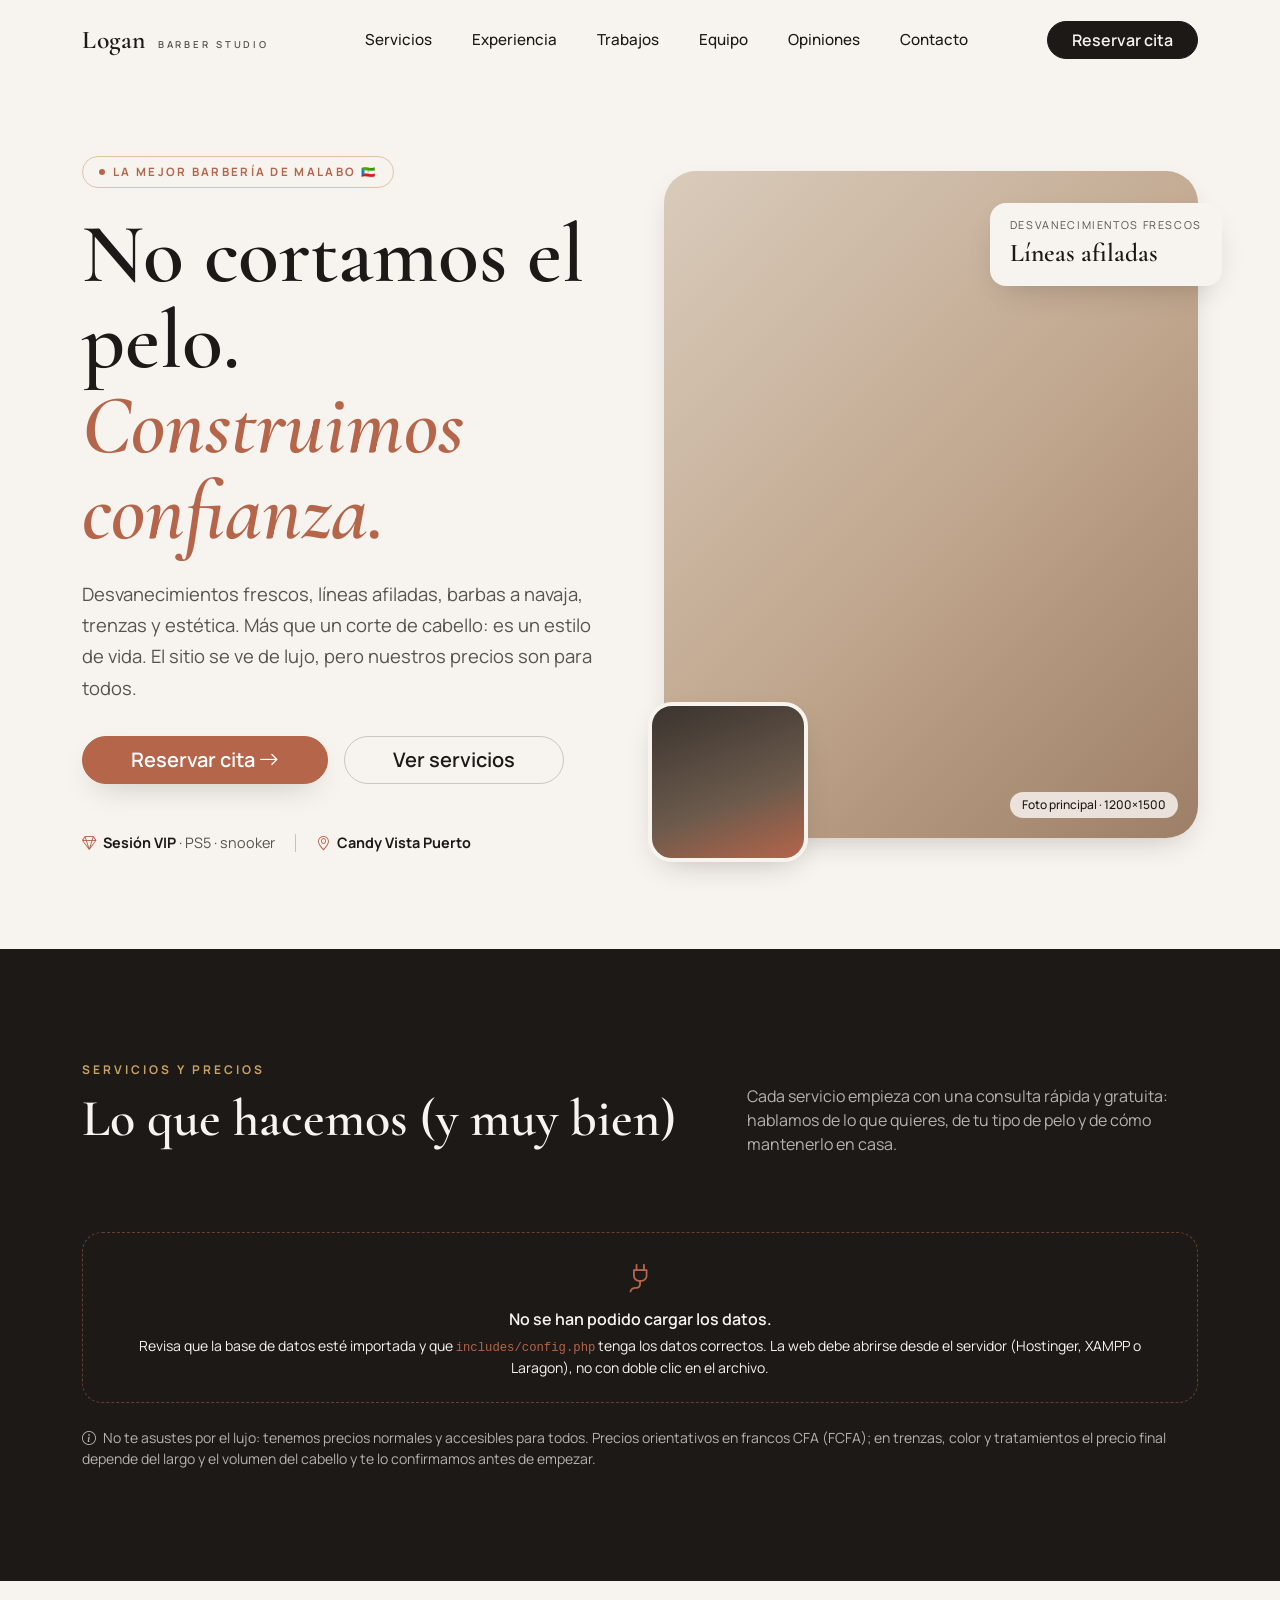
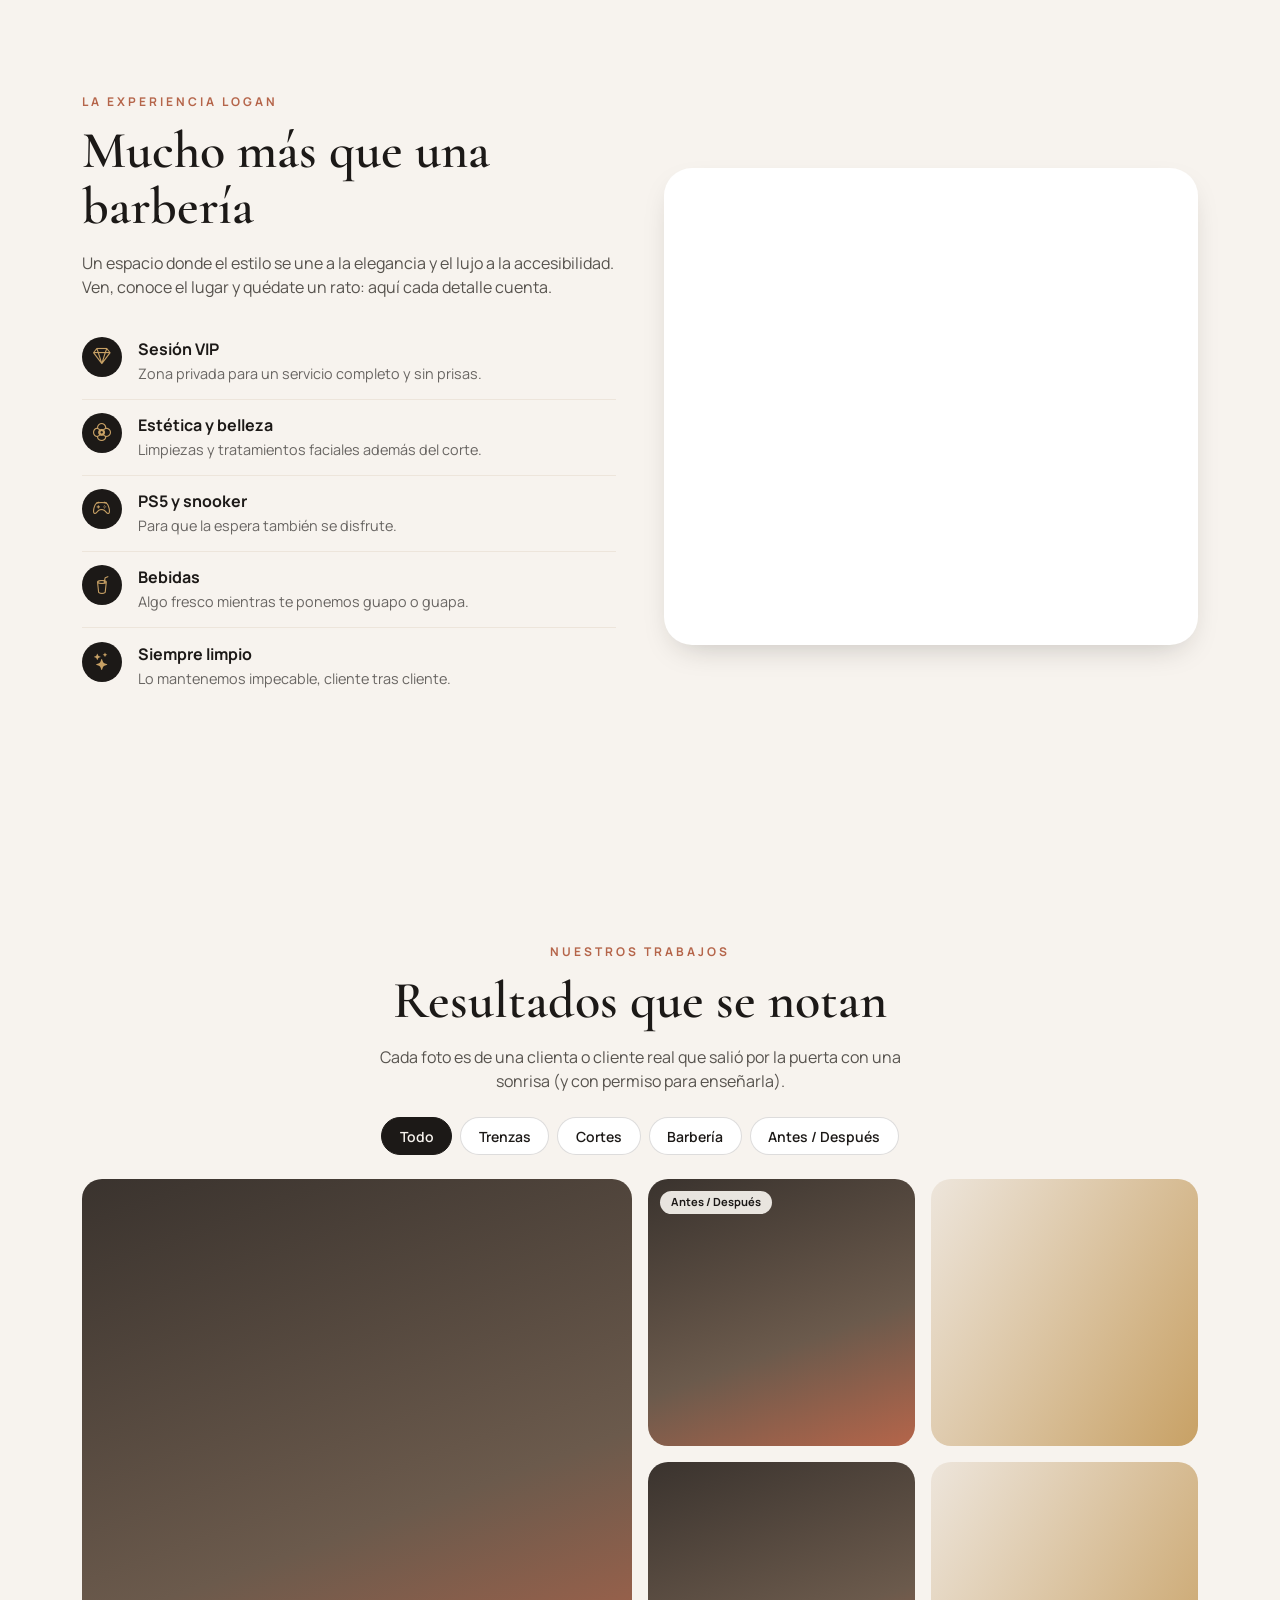
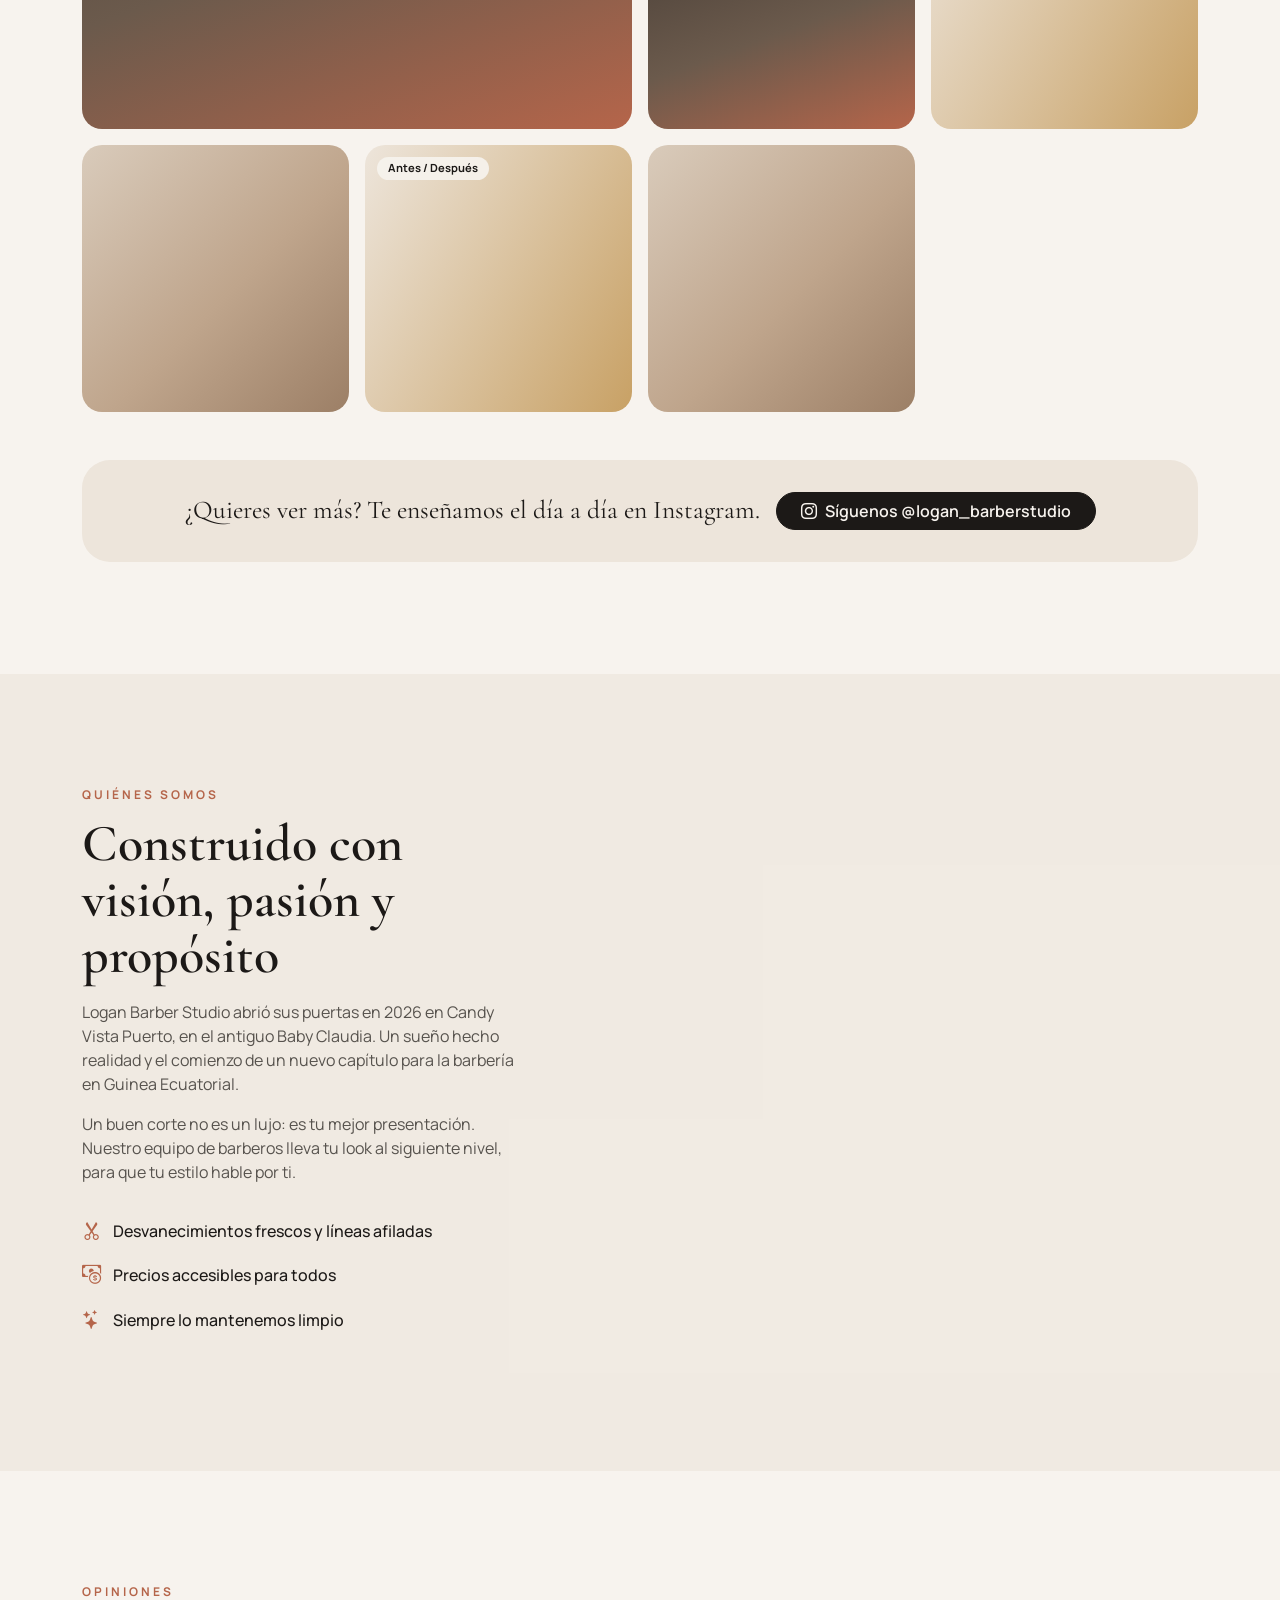
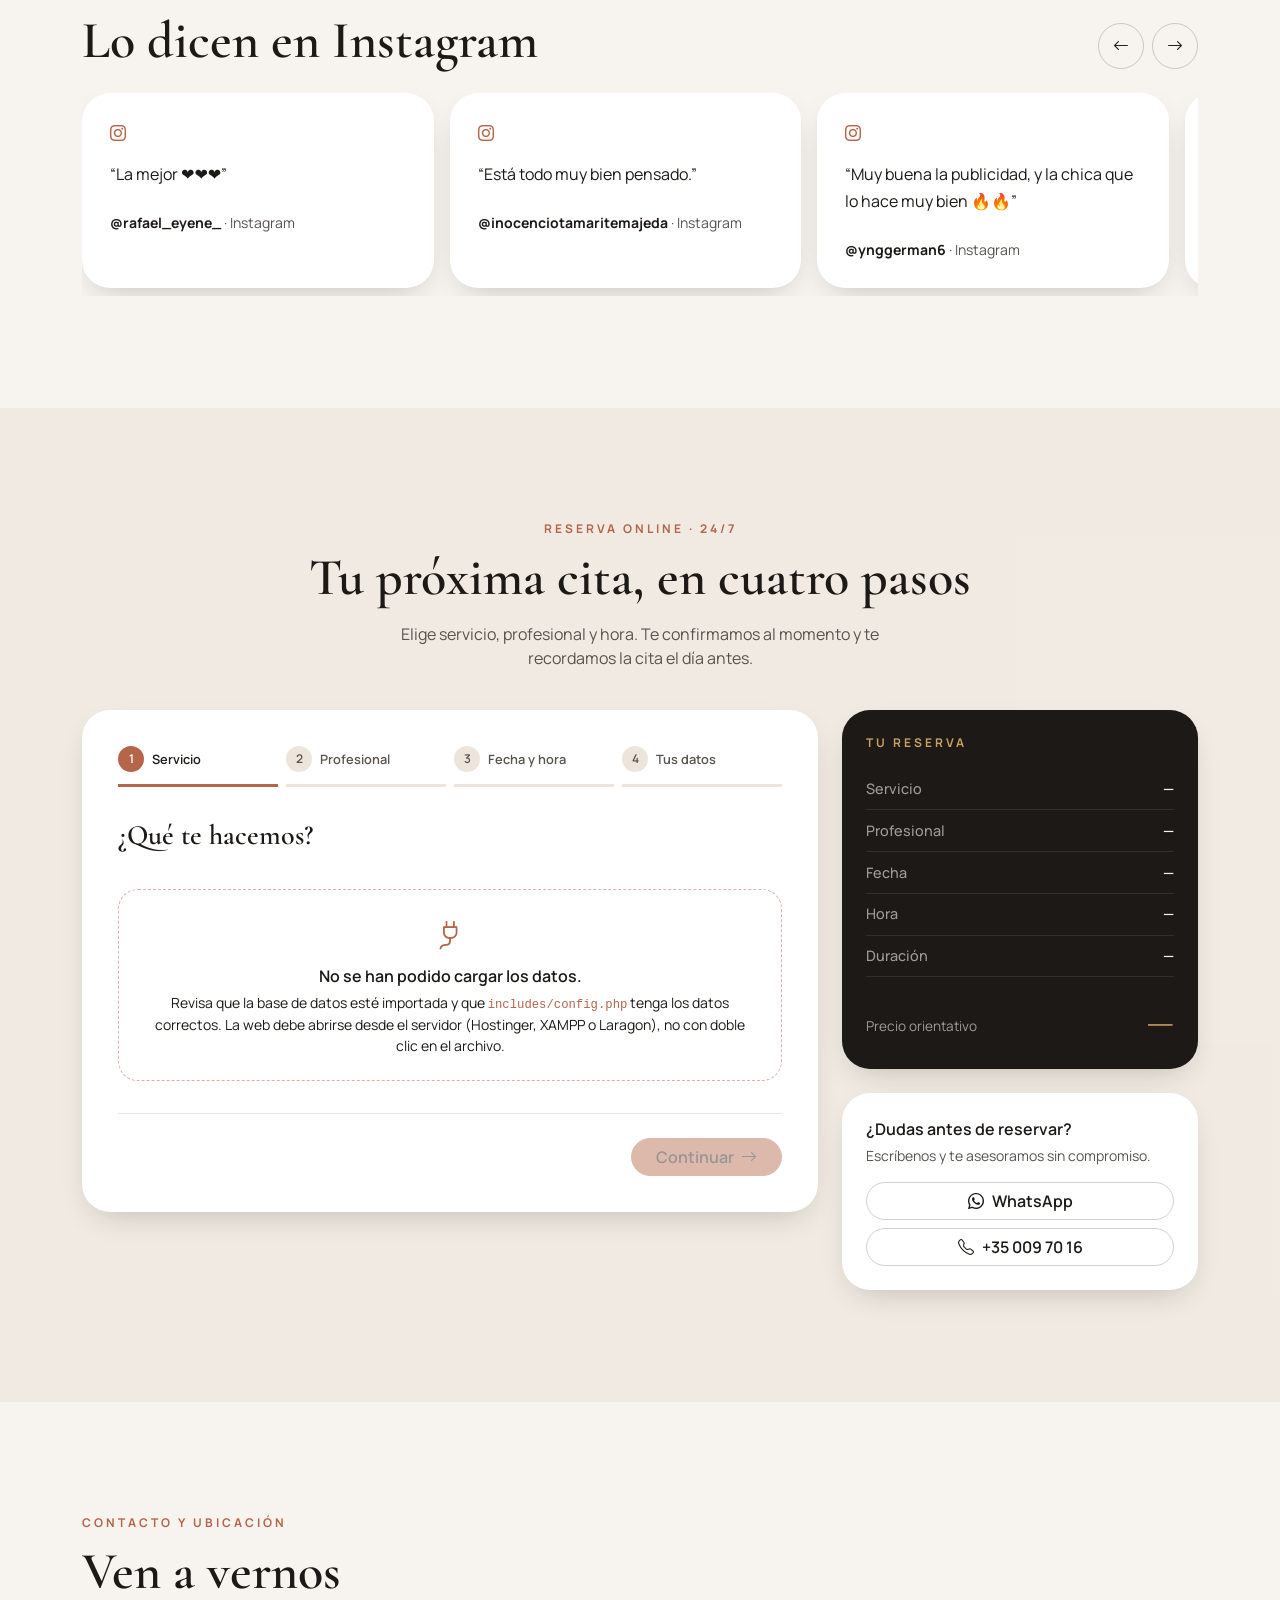
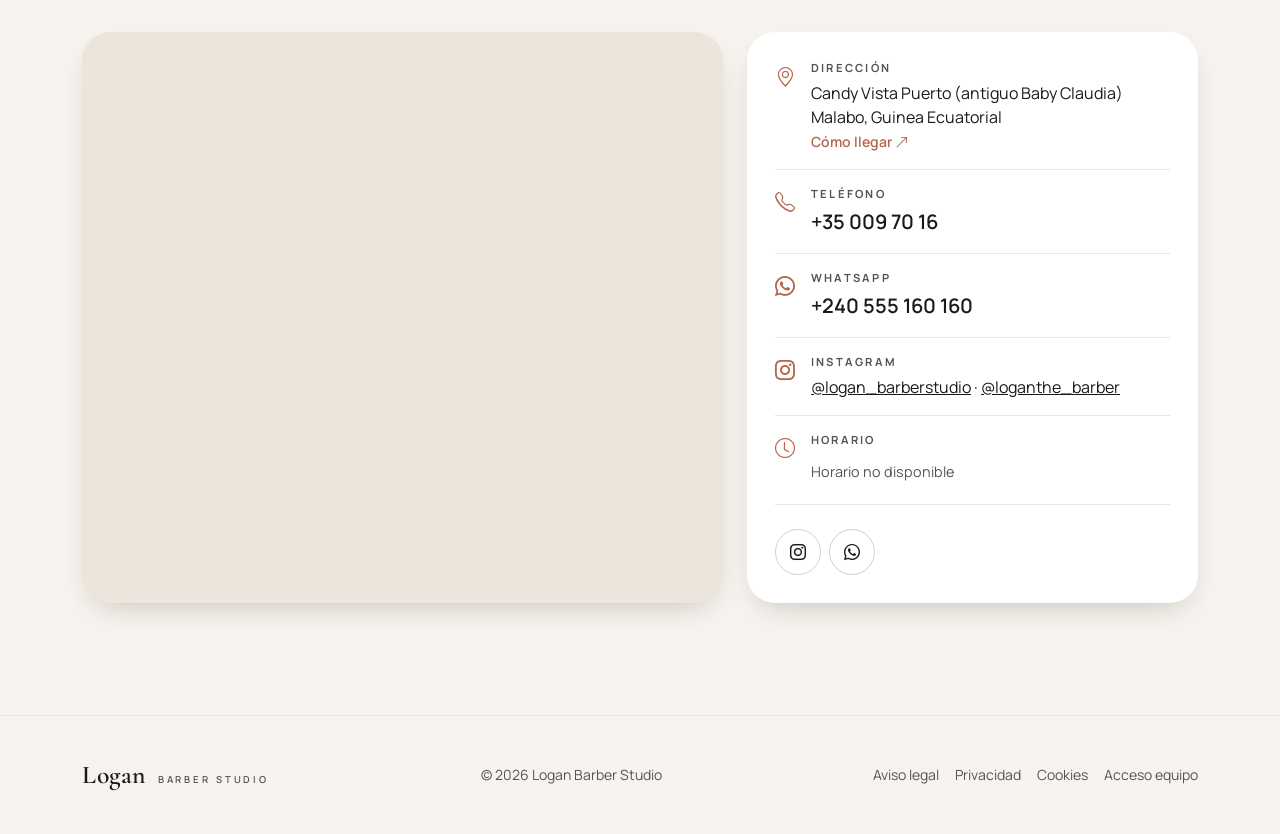
<file: index.html>
<!DOCTYPE html>
<html lang="es">
<head>
  <meta charset="UTF-8" />
  <meta name="viewport" content="width=device-width, initial-scale=1.0" />
  <title>Logan Barber Studio · La mejor barbería de Malabo</title>
  <meta name="description" content="Logan Barber Studio, en Candy Vista Puerto (antiguo Baby Claudia), Malabo. Desvanecimientos frescos, líneas afiladas, barba, trenzas, estética y sesión VIP con PS5, snooker y bebidas. Reserva tu cita online." />
  <meta name="theme-color" content="#1C1917" />

  <!-- Tipografías -->
  <link rel="preconnect" href="https://fonts.googleapis.com" />
  <link rel="preconnect" href="https://fonts.gstatic.com" crossorigin />
  <link href="https://fonts.googleapis.com/css2?family=Cormorant+Garamond:ital,wght@0,500;0,600;1,500&family=Manrope:wght@400;500;600;700&display=swap" rel="stylesheet" />

  <!-- Bootstrap 5 + Bootstrap Icons -->
  <link href="https://cdn.jsdelivr.net/npm/bootstrap@5.3.3/dist/css/bootstrap.min.css" rel="stylesheet" />
  <link href="https://cdn.jsdelivr.net/npm/bootstrap-icons@1.11.3/font/bootstrap-icons.min.css" rel="stylesheet" />

  <!-- Estilos propios -->
  <link href="css/styles.css" rel="stylesheet" />

  <!-- Datos estructurados (SEO local) -->
  <script type="application/ld+json">
  {
    "@context": "https://schema.org",
    "@type": "HairSalon",
    "name": "Logan Barber Studio",
    "telephone": "+35 009 70 16",
    "slogan": "No cortamos el pelo. Construimos confianza.",
    "sameAs": ["https://www.instagram.com/logan_barberstudio/", "https://www.instagram.com/loganthe_barber/"],
    "address": { "@type": "PostalAddress", "streetAddress": "Candy Vista Puerto (antiguo Baby Claudia)", "addressLocality": "Malabo", "addressRegion": "Bioko Norte", "addressCountry": "GQ" },
    "openingHours": ["Mo-Fr 09:00-20:00", "Sa 09:00-19:00"],
    "priceRange": "3.000 – 35.000 FCFA", "currenciesAccepted": "XAF"
  }
  </script>
</head>

<body data-bs-spy="scroll" data-bs-target="#mainNav" data-bs-offset="90">

  <!-- ===================== HEADER / NAVBAR ===================== -->
  <header id="header" class="site-header fixed-top">
    <nav id="mainNav" class="navbar navbar-expand-lg" aria-label="Principal">
      <div class="container">
        <a class="navbar-brand brand" href="#inicio">
          Logan <small>Barber Studio</small>
        </a>

        <a href="#reservas" class="btn btn-ink btn-sm rounded-pill px-3 ms-auto me-2 d-none d-md-inline-block d-lg-none">Reservar</a>
        <button class="navbar-toggler border-0 shadow-none" type="button" data-bs-toggle="collapse" data-bs-target="#navMenu" aria-controls="navMenu" aria-expanded="false" aria-label="Abrir menú">
          <i class="bi bi-list fs-2"></i>
        </button>

        <div class="collapse navbar-collapse" id="navMenu">
          <ul class="navbar-nav mx-auto gap-lg-3 gap-xl-4">
            <li class="nav-item"><a class="nav-link" href="#servicios">Servicios</a></li>
            <li class="nav-item"><a class="nav-link" href="#experiencia">Experiencia</a></li>
            <li class="nav-item"><a class="nav-link" href="#galeria">Trabajos</a></li>
            <li class="nav-item"><a class="nav-link" href="#equipo">Equipo</a></li>
            <li class="nav-item"><a class="nav-link" href="#opiniones">Opiniones</a></li>
            <li class="nav-item"><a class="nav-link" href="#contacto">Contacto</a></li>
          </ul>
          <a href="#reservas" class="btn btn-ink rounded-pill px-4 d-none d-lg-inline-block text-nowrap">Reservar cita</a>
        </div>
      </div>
    </nav>
  </header>

  <main>
    <!-- ===================== HERO ===================== -->
    <section id="inicio" class="hero">
      <div class="container">
        <div class="row align-items-center g-4 g-lg-5">
          <div class="col-lg-6 reveal">
            <span class="eyebrow-pill"><span class="dot"></span> La mejor barbería de Malabo 🇬🇶</span>
            <h1 class="display-title mt-4">No cortamos el pelo.<br /><em>Construimos confianza.</em></h1>
            <p class="lead-text mt-4">
              Desvanecimientos frescos, líneas afiladas, barbas a navaja, trenzas y estética. Más que un corte de cabello: es un estilo de vida. El sitio se ve de lujo, pero nuestros precios son para todos.
            </p>
            <div class="d-flex flex-column flex-sm-row gap-3 mt-4 pt-2">
              <a href="#reservas" class="btn btn-terra btn-lg rounded-pill px-5 btn-arrow">Reservar cita <i class="bi bi-arrow-right"></i></a>
              <a href="#servicios" class="btn btn-outline-ink btn-lg rounded-pill px-5">Ver servicios</a>
            </div>
            <div class="hero-proof mt-5">
              <span><i class="bi bi-gem text-terra me-1"></i> <strong>Sesión VIP</strong> · PS5 · snooker</span>
              <span class="divider"></span>
              <span><i class="bi bi-geo-alt text-terra me-1"></i> <strong>Candy Vista Puerto</strong></span>
            </div>
          </div>

          <div class="col-lg-6 reveal">
            <div class="hero-media">
              <!-- Sustituir por: <img src="assets/img/hero.jpg" alt="..." class="hero-img"> -->
              <div class="ph ph-1 hero-img" role="img" aria-label="Foto principal del salón">
                <span class="ph-label">Foto principal · 1200×1500</span>
              </div>
              <div class="ph ph-2 hero-thumb d-none d-sm-block" role="img" aria-label="Detalle de un trabajo"></div>
              <div class="hero-badge">
                <small>Desvanecimientos frescos</small>
                <strong>Líneas afiladas</strong>
              </div>
            </div>
          </div>
        </div>
      </div>
    </section>

    <!-- ===================== SERVICIOS Y PRECIOS ===================== -->
    <section id="servicios" class="section section-dark">
      <div class="container">
        <div class="row align-items-end g-4 reveal">
          <div class="col-md-7">
            <p class="eyebrow text-gold">Servicios y precios</p>
            <h2 class="section-title">Lo que hacemos (y muy bien)</h2>
          </div>
          <div class="col-md-5">
            <p class="text-soft mb-0">Cada servicio empieza con una consulta rápida y gratuita: hablamos de lo que quieres, de tu tipo de pelo y de cómo mantenerlo en casa.</p>
          </div>
        </div>

        <!-- Pestañas de categorías: se cargan desde la base de datos (api/catalogo.php) -->
        <ul class="nav service-tabs mt-5 reveal" id="serviceTabs" role="tablist"></ul>
        <div class="tab-content mt-4" id="serviceTabsContent"></div>

        <p class="small text-soft mt-4 mb-0 reveal"><i class="bi bi-info-circle me-1"></i> No te asustes por el lujo: tenemos precios normales y accesibles para todos. Precios orientativos en francos CFA (FCFA); en trenzas, color y tratamientos el precio final depende del largo y el volumen del cabello y te lo confirmamos antes de empezar.</p>
      </div>
    </section>

    <!-- ===================== LA EXPERIENCIA LOGAN ===================== -->
    <section id="experiencia" class="section">
      <div class="container">
        <div class="row g-4 g-lg-5 align-items-center">
          <div class="col-lg-6 reveal">
            <p class="eyebrow text-terra">La experiencia Logan</p>
            <h2 class="section-title">Mucho más que una barbería</h2>
            <p class="text-muted-ink mt-3">Un espacio donde el estilo se une a la elegancia y el lujo a la accesibilidad. Ven, conoce el lugar y quédate un rato: aquí cada detalle cuenta.</p>
            <ul class="experience-list list-unstyled mt-4">
              <li><i class="bi bi-gem"></i><div><strong>Sesión VIP</strong><span>Zona privada para un servicio completo y sin prisas.</span></div></li>
              <li><i class="bi bi-flower2"></i><div><strong>Estética y belleza</strong><span>Limpiezas y tratamientos faciales además del corte.</span></div></li>
              <li><i class="bi bi-controller"></i><div><strong>PS5 y snooker</strong><span>Para que la espera también se disfrute.</span></div></li>
              <li><i class="bi bi-cup-straw"></i><div><strong>Bebidas</strong><span>Algo fresco mientras te ponemos guapo o guapa.</span></div></li>
              <li><i class="bi bi-stars"></i><div><strong>Siempre limpio</strong><span>Lo mantenemos impecable, cliente tras cliente.</span></div></li>
            </ul>
          </div>
          <div class="col-lg-6 reveal">
            <!-- Vídeo de presentación publicado en Instagram (15/10/2026) -->
            <div class="video-wrap">
              <iframe src="https://www.instagram.com/reel/DehBRsGsodt/embed/" title="Vídeo de presentación de Logan Barber Studio" loading="lazy" allowfullscreen></iframe>
            </div>
          </div>
        </div>
      </div>
    </section>

    <!-- ===================== GALERÍA ===================== -->
    <section id="galeria" class="section">
      <div class="container">
        <div class="text-center reveal">
          <p class="eyebrow text-terra">Nuestros trabajos</p>
          <h2 class="section-title">Resultados que se notan</h2>
          <p class="text-muted-ink mx-auto mt-3" style="max-width: 560px">Cada foto es de una clienta o cliente real que salió por la puerta con una sonrisa (y con permiso para enseñarla).</p>
        </div>

        <div class="gallery-filters d-flex flex-wrap justify-content-center gap-2 mt-4 reveal" role="group" aria-label="Filtrar galería">
          <button class="btn btn-chip active" data-filter="all">Todo</button>
          <button class="btn btn-chip" data-filter="trenzas">Trenzas</button>
          <button class="btn btn-chip" data-filter="corte">Cortes</button>
          <button class="btn btn-chip" data-filter="barberia">Barbería</button>
          <button class="btn btn-chip" data-filter="antes">Antes / Después</button>
        </div>

        <!-- Cada .gallery-item: sustituir el div .ph por <img src="assets/img/..." alt="..."> -->
        <div class="gallery-grid mt-4" id="galleryGrid">
          <figure class="gallery-item big" data-cat="barberia" data-title="Degradado + barba" data-author="Logan">
            <div class="ph ph-2"></div>
            <figcaption><strong>Degradado + barba</strong><span>por Logan</span></figcaption>
          </figure>
          <figure class="gallery-item" data-cat="antes" data-title="Antes / Después · Rastas" data-author="el equipo">
            <div class="ph ph-2"></div>
            <span class="tag">Antes / Después</span>
            <figcaption><strong>Mantenimiento de rastas</strong><span>por el equipo</span></figcaption>
          </figure>
          <figure class="gallery-item" data-cat="corte" data-title="Corte texturizado" data-author="Logan">
            <div class="ph ph-3"></div>
            <figcaption><strong>Corte texturizado</strong><span>por Logan</span></figcaption>
          </figure>
          <figure class="gallery-item" data-cat="barberia" data-title="Corte con diseño" data-author="Prince">
            <div class="ph ph-2"></div>
            <figcaption><strong>Corte con diseño</strong><span>por Prince</span></figcaption>
          </figure>
          <figure class="gallery-item" data-cat="trenzas" data-title="Box braids" data-author="el equipo">
            <div class="ph ph-3"></div>
            <figcaption><strong>Box braids</strong><span>por el equipo</span></figcaption>
          </figure>
          <figure class="gallery-item" data-cat="trenzas" data-title="Trenzas pegadas" data-author="el equipo">
            <div class="ph ph-1"></div>
            <figcaption><strong>Trenzas pegadas</strong><span>por el equipo</span></figcaption>
          </figure>
          <figure class="gallery-item" data-cat="antes" data-title="Antes / Después · Hidratación" data-author="el equipo">
            <div class="ph ph-3"></div>
            <span class="tag">Antes / Después</span>
            <figcaption><strong>Hidratación profunda</strong><span>por el equipo</span></figcaption>
          </figure>
          <figure class="gallery-item" data-cat="barberia" data-title="Barba perfilada" data-author="Babs">
            <div class="ph ph-1"></div>
            <figcaption><strong>Barba perfilada</strong><span>por Babs</span></figcaption>
          </figure>
        </div>

        <div class="insta-cta mt-5 reveal">
          <p class="mb-0">¿Quieres ver más? Te enseñamos el día a día en Instagram.</p>
          <a href="https://www.instagram.com/logan_barberstudio/" target="_blank" rel="noopener" class="btn btn-ink rounded-pill px-4"><i class="bi bi-instagram me-2"></i>Síguenos @logan_barberstudio</a>
        </div>
      </div>
    </section>

    <!-- Lightbox de galería -->
    <div class="modal fade" id="galleryModal" tabindex="-1" aria-hidden="true">
      <div class="modal-dialog modal-dialog-centered modal-lg">
        <div class="modal-content lightbox">
          <button type="button" class="btn-close btn-close-white" data-bs-dismiss="modal" aria-label="Cerrar"></button>
          <div class="lightbox-media" id="lightboxMedia"></div>
          <div class="p-4">
            <h3 class="h4 font-display mb-1" id="lightboxTitle"></h3>
            <p class="small text-muted-ink mb-3" id="lightboxAuthor"></p>
            <a href="#reservas" class="btn btn-terra rounded-pill px-4" data-bs-dismiss="modal">Quiero este look</a>
          </div>
        </div>
      </div>
    </div>

    <!-- ===================== QUIÉNES SOMOS / EQUIPO ===================== -->
    <section id="equipo" class="section section-sand">
      <div class="container">
        <div class="row g-4 g-lg-5 align-items-center">
          <div class="col-lg-5 reveal">
            <p class="eyebrow text-terra">Quiénes somos</p>
            <h2 class="section-title">Construido con visión, pasión y propósito</h2>
            <p class="text-muted-ink mt-3">Logan Barber Studio abrió sus puertas en 2026 en Candy Vista Puerto, en el antiguo Baby Claudia. Un sueño hecho realidad y el comienzo de un nuevo capítulo para la barbería en Guinea Ecuatorial.</p>
            <p class="text-muted-ink">Un buen corte no es un lujo: es tu mejor presentación. Nuestro equipo de barberos lleva tu look al siguiente nivel, para que tu estilo hable por ti.</p>
            <ul class="values list-unstyled mt-4">
              <li><i class="bi bi-scissors"></i> Desvanecimientos frescos y líneas afiladas</li>
              <li><i class="bi bi-cash-coin"></i> Precios accesibles para todos</li>
              <li><i class="bi bi-stars"></i> Siempre lo mantenemos limpio</li>
            </ul>
          </div>

          <div class="col-lg-7">
            <div class="row g-3 g-md-4" id="teamGrid"><!-- Equipo cargado desde la base de datos --></div>
          </div>
        </div>
      </div>
    </section>

    <!-- ===================== TESTIMONIOS ===================== -->
    <section id="opiniones" class="section">
      <div class="container">
        <div class="d-flex justify-content-between align-items-end gap-3 reveal">
          <div>
            <p class="eyebrow text-terra">Opiniones</p>
            <h2 class="section-title mb-0">Lo dicen en Instagram</h2>
          </div>
          <div class="d-none d-md-flex gap-2">
            <button class="btn btn-round" data-scroll="-1" aria-label="Anterior"><i class="bi bi-arrow-left"></i></button>
            <button class="btn btn-round" data-scroll="1" aria-label="Siguiente"><i class="bi bi-arrow-right"></i></button>
          </div>
        </div>

        <div class="testimonials mt-4" id="testimonials">
          <!-- Comentarios reales del reel de presentación (Instagram, octubre 2026) -->
          <blockquote class="testimonial">
            <i class="bi bi-instagram text-terra"></i>
            <p>“La mejor ❤️❤️❤️”</p>
            <footer><strong>@rafael_eyene_</strong> · Instagram</footer>
          </blockquote>
          <blockquote class="testimonial">
            <i class="bi bi-instagram text-terra"></i>
            <p>“Está todo muy bien pensado.”</p>
            <footer><strong>@inocenciotamaritemajeda</strong> · Instagram</footer>
          </blockquote>
          <blockquote class="testimonial">
            <i class="bi bi-instagram text-terra"></i>
            <p>“Muy buena la publicidad, y la chica que lo hace muy bien 🔥🔥”</p>
            <footer><strong>@ynggerman6</strong> · Instagram</footer>
          </blockquote>
          <blockquote class="testimonial">
            <i class="bi bi-instagram text-terra"></i>
            <p>“No1 ❤️🔥”</p>
            <footer><strong>@skillzcutz_locs1</strong> · Instagram</footer>
          </blockquote>
        </div>
      </div>
    </section>

    <!-- ===================== RESERVAS ===================== -->
    <section id="reservas" class="section section-sand">
      <div class="container">
        <div class="text-center reveal">
          <p class="eyebrow text-terra">Reserva online · 24/7</p>
          <h2 class="section-title">Tu próxima cita, en cuatro pasos</h2>
          <p class="text-muted-ink mx-auto mt-3" style="max-width: 560px">Elige servicio, profesional y hora. Te confirmamos al momento y te recordamos la cita el día antes.</p>
        </div>

        <div class="row g-4 mt-3">
          <!-- Formulario por pasos -->
          <div class="col-lg-8">
            <div class="booking-card">
              <ol class="booking-steps" id="bookingSteps">
                <li class="active" data-step="1"><span>1</span> Servicio</li>
                <li data-step="2"><span>2</span> Profesional</li>
                <li data-step="3"><span>3</span> Fecha y hora</li>
                <li data-step="4"><span>4</span> Tus datos</li>
              </ol>

              <form id="bookingForm" novalidate>
                <!-- Paso 1 -->
                <div class="booking-pane active" data-pane="1">
                  <h3 class="pane-title">¿Qué te hacemos?</h3>
                  <div class="d-flex flex-wrap gap-2 mb-3" id="bookingCats"></div>
                  <div class="option-list" id="bookingServices"></div>
                </div>

                <!-- Paso 2 -->
                <div class="booking-pane" data-pane="2">
                  <h3 class="pane-title">¿Con quién?</h3>
                  <div class="row g-3" id="bookingStaff"></div>
                </div>

                <!-- Paso 3 -->
                <div class="booking-pane" data-pane="3">
                  <h3 class="pane-title">¿Cuándo te viene bien?</h3>
                  <div class="date-strip" id="dateStrip"></div>
                  <p class="small fw-semibold mt-4 mb-2">Horas disponibles <span class="text-muted-ink fw-normal" id="slotsDay"></span></p>
                  <div class="slots" id="timeSlots"></div>
                </div>

                <!-- Paso 4 -->
                <div class="booking-pane" data-pane="4">
                  <h3 class="pane-title">Casi está. ¿A nombre de quién?</h3>
                  <div class="row g-3">
                    <div class="col-md-6">
                      <label for="fName" class="form-label">Nombre y apellido</label>
                      <input type="text" class="form-control" id="fName" required autocomplete="name" />
                      <div class="invalid-feedback">Dinos cómo te llamas.</div>
                    </div>
                    <div class="col-md-6">
                      <label for="fPhone" class="form-label">Teléfono</label>
                      <input type="tel" class="form-control" id="fPhone" required pattern="^[+0-9\s]{9,15}$" autocomplete="tel" placeholder="222 000 000" />
                      <div class="invalid-feedback">Necesitamos un teléfono válido para confirmarte.</div>
                    </div>
                    <div class="col-12">
                      <label for="fEmail" class="form-label">Email <span class="text-muted-ink">(opcional)</span></label>
                      <input type="email" class="form-control" id="fEmail" autocomplete="email" />
                      <div class="invalid-feedback">Revisa el formato del email.</div>
                    </div>
                    <div class="col-12">
                      <label for="fNotes" class="form-label">¿Algo que debamos saber? <span class="text-muted-ink">(opcional)</span></label>
                      <textarea class="form-control" id="fNotes" rows="3" placeholder="Ej.: quiero un cambio de look, tengo el cuero cabelludo sensible…"></textarea>
                    </div>
                    <!-- Trampa anti-bots: oculta para las personas, los bots suelen rellenarla -->
                    <div class="hp-field" aria-hidden="true">
                      <label for="fWebsite">No rellenes este campo</label>
                      <input type="text" id="fWebsite" name="website" tabindex="-1" autocomplete="off" />
                    </div>
                    <div class="col-12">
                      <div class="form-check">
                        <input class="form-check-input" type="checkbox" id="fPrivacy" required />
                        <label class="form-check-label small" for="fPrivacy">Acepto la <a href="#" class="link-terra">política de privacidad</a> y que me contactéis para gestionar la cita.</label>
                        <div class="invalid-feedback">Necesitamos tu consentimiento para guardar la reserva.</div>
                      </div>
                    </div>
                  </div>
                </div>

                <!-- Navegación -->
                <div class="booking-nav">
                  <button type="button" class="btn btn-link-ink" id="prevStep" disabled><i class="bi bi-arrow-left me-1"></i> Atrás</button>
                  <button type="button" class="btn btn-terra rounded-pill px-4" id="nextStep" disabled>Continuar <i class="bi bi-arrow-right ms-1"></i></button>
                </div>
              </form>

              <!-- Pantalla de éxito -->
              <div class="booking-success d-none" id="bookingSuccess">
                <div class="success-icon"><i class="bi bi-check-lg"></i></div>
                <h3 class="font-display display-6 mt-3">¡Reserva confirmada!</h3>
                <p class="text-muted-ink" id="successText"></p>
                <p class="booking-code mb-0">Código de reserva: <strong id="bookingCode"></strong></p>
                <p class="small text-muted-ink mt-2 mb-0">Guárdalo por si necesitas cambiar o cancelar la cita.</p>
                <div class="d-flex flex-column flex-sm-row justify-content-center gap-2 mt-4">
                  <button class="btn btn-ink rounded-pill px-4" id="addCalendar"><i class="bi bi-calendar-plus me-2"></i>Añadir al calendario</button>
                  <button class="btn btn-outline-ink rounded-pill px-4" id="newBooking">Hacer otra reserva</button>
                </div>
              </div>
            </div>
          </div>

          <!-- Resumen + contacto rápido -->
          <div class="col-lg-4">
            <aside class="summary-card" aria-live="polite">
              <p class="eyebrow text-gold mb-3">Tu reserva</p>
              <dl class="summary-list">
                <div><dt>Servicio</dt><dd id="sumService">—</dd></div>
                <div><dt>Profesional</dt><dd id="sumStaff">—</dd></div>
                <div><dt>Fecha</dt><dd id="sumDate">—</dd></div>
                <div><dt>Hora</dt><dd id="sumTime">—</dd></div>
                <div><dt>Duración</dt><dd id="sumDuration">—</dd></div>
              </dl>
              <div class="summary-total">
                <span>Precio orientativo</span>
                <strong id="sumPrice">—</strong>
              </div>
            </aside>

            <div class="help-card mt-4">
              <p class="fw-semibold mb-1">¿Dudas antes de reservar?</p>
              <p class="small text-muted-ink mb-3">Escríbenos y te asesoramos sin compromiso.</p>
              <div class="d-grid gap-2">
                <a href="https://wa.me/240551997403" target="_blank" rel="noopener" class="btn btn-outline-ink rounded-pill"><i class="bi bi-whatsapp me-2"></i>WhatsApp</a>
                <a href="tel:+240350097016" class="btn btn-outline-ink rounded-pill"><i class="bi bi-telephone me-2"></i>+35 009 70 16</a>
              </div>
            </div>
          </div>
        </div>
      </div>
    </section>

    <!-- ===================== CONTACTO Y UBICACIÓN ===================== -->
    <section id="contacto" class="section">
      <div class="container">
        <div class="reveal">
          <p class="eyebrow text-terra">Contacto y ubicación</p>
          <h2 class="section-title">Ven a vernos</h2>
        </div>

        <div class="row g-4 mt-2">
          <div class="col-lg-7 reveal">
            <div class="map-wrap">
              <iframe title="Mapa de ubicación de Logan Barber Studio" src="https://www.google.com/maps?q=Candy+Vista+Puerto,+Malabo,+Guinea+Ecuatorial&output=embed" loading="lazy" referrerpolicy="no-referrer-when-downgrade" allowfullscreen></iframe>
            </div>
          </div>

          <div class="col-lg-5">
            <div class="info-card reveal">
              <div class="info-row">
                <i class="bi bi-geo-alt"></i>
                <div>
                  <p class="info-label">Dirección</p>
                  <p class="mb-0">Candy Vista Puerto (antiguo Baby Claudia)<br />Malabo, Guinea Ecuatorial</p>
                  <a href="https://maps.google.com/?q=Candy+Vista+Puerto,+Malabo,+Guinea+Ecuatorial" target="_blank" rel="noopener" class="link-terra small fw-semibold">Cómo llegar <i class="bi bi-arrow-up-right"></i></a>
                </div>
              </div>
              <div class="info-row">
                <i class="bi bi-telephone"></i>
                <div>
                  <p class="info-label">Teléfono</p>
                  <a href="tel:+240350097016" class="fs-5 fw-semibold text-ink text-decoration-none">+35 009 70 16</a>
                </div>
              </div>
              <div class="info-row">
                <i class="bi bi-whatsapp"></i>
                <div>
                  <p class="info-label">WhatsApp</p>
                  <a href="https://wa.me/240551997403" target="_blank" rel="noopener" class="fs-5 fw-semibold text-ink text-decoration-none">+240 555 160 160</a>
                </div>
              </div>
              <div class="info-row">
                <i class="bi bi-instagram"></i>
                <div>
                  <p class="info-label">Instagram</p>
                  <a href="https://www.instagram.com/logan_barberstudio/" target="_blank" rel="noopener" class="text-ink">@logan_barberstudio</a> · <a href="https://www.instagram.com/loganthe_barber/" target="_blank" rel="noopener" class="text-ink">@loganthe_barber</a>
                </div>
              </div>
              <div class="info-row">
                <i class="bi bi-clock"></i>
                <div class="flex-grow-1">
                  <div class="d-flex justify-content-between align-items-center">
                    <p class="info-label mb-0">Horario</p>
                    <span class="open-badge" id="openBadge"></span>
                  </div>
                  <ul class="hours list-unstyled mt-2 mb-0" id="hoursList"><!-- Horario cargado desde la base de datos --></ul>
                </div>
              </div>

              <div class="d-flex gap-2 mt-4">
                <a href="https://www.instagram.com/logan_barberstudio/" target="_blank" rel="noopener" class="btn btn-round" aria-label="Instagram"><i class="bi bi-instagram"></i></a>
                <a href="https://wa.me/240551997403" target="_blank" rel="noopener" class="btn btn-round" aria-label="WhatsApp"><i class="bi bi-whatsapp"></i></a>
              </div>
            </div>
          </div>
        </div>
      </div>
    </section>
  </main>

  <!-- ===================== FOOTER ===================== -->
  <footer class="site-footer">
    <div class="container d-flex flex-column flex-md-row justify-content-between align-items-center gap-3">
      <span class="brand">Logan <small>Barber Studio</small></span>
      <p class="mb-0 small">© <span id="year"></span> Logan Barber Studio</p>
      <div class="d-flex gap-3 small">
        <a href="#">Aviso legal</a>
        <a href="#">Privacidad</a>
        <a href="#">Cookies</a>
        <a href="admin.html" rel="nofollow">Acceso equipo</a>
      </div>
    </div>
  </footer>

  <!-- ===================== BARRA INFERIOR FIJA (MÓVIL) ===================== -->
  <nav class="mobile-bar d-md-none" aria-label="Acciones rápidas">
    <a href="tel:+240350097016" class="mobile-bar-btn"><i class="bi bi-telephone"></i>Llamar</a>
    <a href="https://wa.me/240551997403" target="_blank" rel="noopener" class="mobile-bar-btn"><i class="bi bi-whatsapp"></i>WhatsApp</a>
    <a href="#reservas" class="mobile-bar-cta">Reservar cita</a>
  </nav>

  <!-- Toast de avisos -->
  <div class="toast-container position-fixed top-0 end-0 p-3">
    <div id="appToast" class="toast align-items-center border-0" role="status" aria-live="polite" aria-atomic="true">
      <div class="d-flex">
        <div class="toast-body" id="appToastBody"></div>
        <button type="button" class="btn-close me-2 m-auto" data-bs-dismiss="toast" aria-label="Cerrar"></button>
      </div>
    </div>
  </div>

  <!-- Scripts -->
  <script src="https://cdn.jsdelivr.net/npm/bootstrap@5.3.3/dist/js/bootstrap.bundle.min.js"></script>
  <script src="js/script.js"></script>
</body>
</html>
</file>
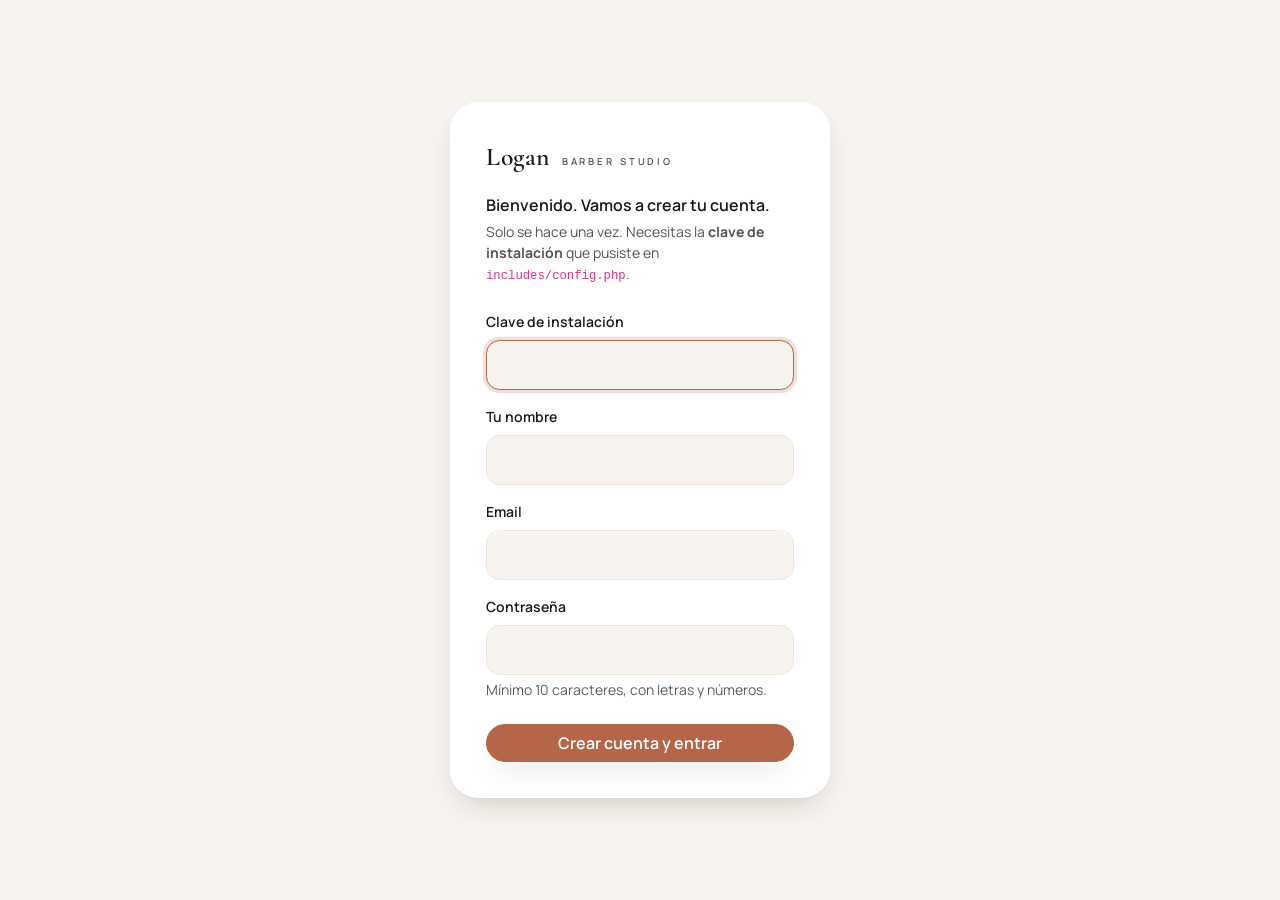
<file: admin.html>
<!DOCTYPE html>
<html lang="es">
<head>
  <meta charset="UTF-8" />
  <meta name="viewport" content="width=device-width, initial-scale=1.0" />
  <meta name="robots" content="noindex, nofollow" />
  <title>Panel · Logan Barber Studio</title>
  <meta name="theme-color" content="#1C1917" />

  <link rel="preconnect" href="https://fonts.googleapis.com" />
  <link rel="preconnect" href="https://fonts.gstatic.com" crossorigin />
  <link href="https://fonts.googleapis.com/css2?family=Cormorant+Garamond:wght@600&family=Manrope:wght@400;500;600;700&display=swap" rel="stylesheet" />
  <link href="https://cdn.jsdelivr.net/npm/bootstrap@5.3.3/dist/css/bootstrap.min.css" rel="stylesheet" />
  <link href="https://cdn.jsdelivr.net/npm/bootstrap-icons@1.11.3/font/bootstrap-icons.min.css" rel="stylesheet" />
  <link href="css/styles.css" rel="stylesheet" />
  <link href="css/admin.css" rel="stylesheet" />
</head>

<body class="admin-body">

  <!-- ===================== ACCESO ===================== -->
  <section id="loginView" class="login-view d-none">
    <!-- Inicio de sesión -->
    <form id="loginForm" class="login-card" novalidate>
      <a href="index.html" class="brand d-block mb-1">Logan <small>Barber Studio</small></a>
      <p class="text-muted-ink mb-4">Panel del equipo</p>
      <label for="loginEmail" class="form-label">Email</label>
      <input type="email" id="loginEmail" class="form-control" required autocomplete="username" />
      <label for="loginPassword" class="form-label mt-3">Contraseña</label>
      <input type="password" id="loginPassword" class="form-control" required autocomplete="current-password" />
      <p class="text-danger small mt-2 mb-0 d-none" id="loginError" role="alert"></p>
      <button type="submit" class="btn btn-terra rounded-pill w-100 mt-4">Entrar</button>
    </form>

    <!-- Primera configuración (solo aparece si aún no hay ninguna cuenta) -->
    <form id="setupForm" class="login-card d-none" novalidate>
      <a href="index.html" class="brand d-block mb-1">Logan <small>Barber Studio</small></a>
      <p class="fw-semibold mb-1 mt-3">Bienvenido. Vamos a crear tu cuenta.</p>
      <p class="small text-muted-ink mb-4">Solo se hace una vez. Necesitas la <strong>clave de instalación</strong> que pusiste en <code>includes/config.php</code>.</p>
      <label for="setupKey" class="form-label">Clave de instalación</label>
      <input type="password" id="setupKey" class="form-control" required autocomplete="off" />
      <label for="setupName" class="form-label mt-3">Tu nombre</label>
      <input type="text" id="setupName" class="form-control" required autocomplete="name" />
      <label for="setupEmail" class="form-label mt-3">Email</label>
      <input type="email" id="setupEmail" class="form-control" required autocomplete="username" />
      <label for="setupPassword" class="form-label mt-3">Contraseña</label>
      <input type="password" id="setupPassword" class="form-control" required minlength="10" autocomplete="new-password" />
      <div class="form-text">Mínimo 10 caracteres, con letras y números.</div>
      <p class="text-danger small mt-2 mb-0 d-none" id="setupError" role="alert"></p>
      <button type="submit" class="btn btn-terra rounded-pill w-100 mt-4">Crear cuenta y entrar</button>
    </form>
  </section>

  <!-- Cargando -->
  <div id="loadingView" class="login-view"><span class="spinner-border text-secondary" role="status" aria-label="Cargando"></span></div>

  <!-- ===================== PANEL ===================== -->
  <div id="appView" class="d-none">
    <header class="admin-header">
      <div class="container d-flex justify-content-between align-items-center">
        <a href="index.html" class="brand" target="_blank" rel="noopener">Logan <small>Panel</small></a>
        <div class="d-flex align-items-center gap-2">
          <a href="index.html" target="_blank" rel="noopener" class="btn btn-outline-ink btn-sm rounded-pill d-none d-sm-inline-block"><i class="bi bi-box-arrow-up-right me-1"></i>Ver web</a>
          <div class="dropdown">
            <button class="btn btn-ink btn-sm rounded-pill" data-bs-toggle="dropdown" aria-expanded="false"><i class="bi bi-person-circle me-1"></i><span id="userName">Cuenta</span></button>
            <ul class="dropdown-menu dropdown-menu-end">
              <li><button class="dropdown-item" data-bs-toggle="modal" data-bs-target="#passwordModal"><i class="bi bi-key me-2"></i>Cambiar contraseña</button></li>
              <li><hr class="dropdown-divider" /></li>
              <li><button class="dropdown-item" id="logoutBtn"><i class="bi bi-box-arrow-right me-2"></i>Cerrar sesión</button></li>
            </ul>
          </div>
        </div>
      </div>
    </header>

    <main class="container py-4 py-lg-5">
      <!-- Indicadores -->
      <div class="row g-3" id="kpis">
        <div class="col-6 col-lg-3"><div class="kpi"><span>Citas hoy</span><strong id="kpiHoy">–</strong></div></div>
        <div class="col-6 col-lg-3"><div class="kpi"><span>Próximas citas</span><strong id="kpiProximas">–</strong></div></div>
        <div class="col-6 col-lg-3"><div class="kpi"><span>Clientes</span><strong id="kpiClientes">–</strong></div></div>
        <div class="col-6 col-lg-3"><div class="kpi kpi-dark"><span>Facturado este mes</span><strong id="kpiIngresos">–</strong></div></div>
      </div>

      <!-- Pestañas -->
      <ul class="nav admin-tabs mt-4" role="tablist">
        <li class="nav-item" role="presentation">
          <button class="nav-link active" data-bs-toggle="tab" data-bs-target="#tabAgenda" type="button" role="tab"><i class="bi bi-calendar3 me-2"></i>Agenda</button>
        </li>
        <li class="nav-item" role="presentation">
          <button class="nav-link" data-bs-toggle="tab" data-bs-target="#tabServicios" type="button" role="tab"><i class="bi bi-tags me-2"></i>Servicios y precios</button>
        </li>
      </ul>

      <div class="tab-content">
        <!-- Agenda -->
        <section class="tab-pane fade show active" id="tabAgenda" role="tabpanel">
          <div class="panel-card">
            <form class="row g-2 align-items-end" id="filters">
              <div class="col-6 col-md-3">
                <label class="form-label small" for="fDesde">Desde</label>
                <input type="date" class="form-control" id="fDesde" />
              </div>
              <div class="col-6 col-md-3">
                <label class="form-label small" for="fHasta">Hasta</label>
                <input type="date" class="form-control" id="fHasta" />
              </div>
              <div class="col-6 col-md-3">
                <label class="form-label small" for="fEstado">Estado</label>
                <select class="form-select" id="fEstado">
                  <option value="">Todos</option>
                  <option value="confirmada">Confirmadas</option>
                  <option value="completada">Completadas</option>
                  <option value="no_asistio">No asistió</option>
                  <option value="cancelada">Canceladas</option>
                </select>
              </div>
              <div class="col-6 col-md-3 d-flex gap-2">
                <button type="button" class="btn btn-outline-ink flex-grow-1" id="todayBtn">Hoy</button>
                <button type="button" class="btn btn-outline-ink" id="csvBtn" title="Exportar a CSV (Excel)"><i class="bi bi-download"></i></button>
              </div>
            </form>

            <div class="table-responsive mt-4">
              <table class="table admin-table align-middle mb-0">
                <thead>
                  <tr>
                    <th>Fecha</th><th>Hora</th><th>Cliente</th><th>Servicio</th><th>Profesional</th><th class="text-end">Precio</th><th>Estado</th><th></th>
                  </tr>
                </thead>
                <tbody id="agendaBody"></tbody>
              </table>
            </div>
          </div>
        </section>

        <!-- Servicios -->
        <section class="tab-pane fade" id="tabServicios" role="tabpanel">
          <div class="panel-card">
            <p class="text-muted-ink small mb-3"><i class="bi bi-info-circle me-1"></i>Los cambios se reflejan en la web al instante. Las reservas ya hechas mantienen el precio con el que se reservaron.</p>
            <div class="table-responsive">
              <table class="table admin-table align-middle mb-0">
                <thead>
                  <tr><th>Servicio</th><th>Categoría</th><th style="width:140px">Precio (FCFA)</th><th style="width:140px">Duración</th><th>Visible</th><th></th></tr>
                </thead>
                <tbody id="servicesBody"></tbody>
              </table>
            </div>
          </div>
        </section>
      </div>
    </main>
  </div>

  <!-- Cambiar contraseña -->
  <div class="modal fade" id="passwordModal" tabindex="-1" aria-labelledby="passwordModalTitle" aria-hidden="true">
    <div class="modal-dialog modal-dialog-centered">
      <form class="modal-content login-card" id="passwordForm" novalidate>
        <h2 class="h4 font-display mb-3" id="passwordModalTitle">Cambiar contraseña</h2>
        <label for="pwCurrent" class="form-label">Contraseña actual</label>
        <input type="password" id="pwCurrent" class="form-control" required autocomplete="current-password" />
        <label for="pwNew" class="form-label mt-3">Nueva contraseña</label>
        <input type="password" id="pwNew" class="form-control" required minlength="10" autocomplete="new-password" />
        <div class="form-text">Mínimo 10 caracteres, con letras y números.</div>
        <p class="text-danger small mt-2 mb-0 d-none" id="pwError" role="alert"></p>
        <div class="d-flex justify-content-end gap-2 mt-4">
          <button type="button" class="btn btn-outline-ink rounded-pill" data-bs-dismiss="modal">Cancelar</button>
          <button type="submit" class="btn btn-terra rounded-pill px-4">Guardar</button>
        </div>
      </form>
    </div>
  </div>

  <!-- Toast -->
  <div class="toast-container position-fixed top-0 end-0 p-3">
    <div id="appToast" class="toast align-items-center border-0" role="status" aria-live="polite" aria-atomic="true">
      <div class="d-flex">
        <div class="toast-body" id="appToastBody"></div>
        <button type="button" class="btn-close me-2 m-auto" data-bs-dismiss="toast" aria-label="Cerrar"></button>
      </div>
    </div>
  </div>

  <script src="https://cdn.jsdelivr.net/npm/bootstrap@5.3.3/dist/js/bootstrap.bundle.min.js"></script>
  <script src="js/admin.js"></script>
</body>
</html>
</file>
<file: css/admin.css>
/* =========================================================
   Logan Barber Studio · Estilos del panel de administración
   (se carga después de styles.css y reutiliza sus variables)
   ========================================================= */

.admin-body { padding-bottom: 0; min-height: 100vh; }

/* Acceso */
.login-view { min-height: 100vh; display: flex; align-items: center; justify-content: center; padding: 1rem; }
.login-card {
  width: 100%; max-width: 380px;
  background: var(--blanco);
  border-radius: var(--radius-lg);
  box-shadow: var(--shadow-soft);
  padding: 2.25rem;
}

/* Cabecera */
.admin-header {
  position: sticky; top: 0; z-index: 1020;
  background: rgba(247, 243, 238, .92);
  backdrop-filter: blur(10px);
  -webkit-backdrop-filter: blur(10px);
  border-bottom: 1px solid var(--arena);
  padding: .85rem 0;
}

/* Indicadores */
.kpi {
  background: var(--blanco);
  border-radius: var(--radius-md);
  box-shadow: var(--shadow-soft);
  padding: 1.1rem 1.25rem;
  height: 100%;
}
.kpi span { display: block; font-size: .72rem; font-weight: 700; letter-spacing: .15em; text-transform: uppercase; color: var(--piedra); }
.kpi strong { display: block; font-family: var(--font-display); font-size: 2.25rem; line-height: 1.1; margin-top: .25rem; }
.kpi-dark { background: var(--tinta); color: var(--crema); }
.kpi-dark span { color: rgba(247, 243, 238, .6); }
.kpi-dark strong { color: var(--oro); }

/* Pestañas */
.admin-tabs { gap: .5rem; border: 0; }
.admin-tabs .nav-link {
  border-radius: 999px;
  border: 1px solid rgba(28, 25, 23, .15);
  color: var(--tinta);
  font-weight: 600; font-size: .9rem;
  padding: .55rem 1.15rem;
}
.admin-tabs .nav-link.active { background: var(--tinta); color: var(--crema); border-color: var(--tinta); }

.panel-card {
  background: var(--blanco);
  border-radius: var(--radius-lg);
  box-shadow: var(--shadow-soft);
  padding: 1.25rem;
  margin-top: 1rem;
}
@media (min-width: 768px) { .panel-card { padding: 1.75rem; } }

/* Tablas */
.admin-table { --bs-table-bg: transparent; font-size: .9rem; }
.admin-table thead th {
  font-size: .7rem; font-weight: 700; letter-spacing: .12em; text-transform: uppercase;
  color: var(--piedra);
  border-bottom: 1px solid var(--arena);
  white-space: nowrap;
}
.admin-table td { border-color: var(--arena); }
.admin-table tr.is-today td { background: rgba(200, 161, 101, .08); }
.admin-table .cell-sub { display: block; font-size: .78rem; color: var(--piedra); }
.admin-table a { color: var(--terra); text-decoration: none; }
.admin-table .form-control, .admin-table .form-select { padding: .4rem .65rem; border-radius: .6rem; font-size: .9rem; }
.admin-table tr.is-off td:not(:last-child) { opacity: .5; }
.empty-row td { text-align: center; color: var(--piedra); padding: 2.5rem 1rem; }

/* Estados */
.status { display: inline-block; font-size: .72rem; font-weight: 700; padding: .25rem .65rem; border-radius: 999px; white-space: nowrap; }
.status-confirmada { background: #E8EEF8; color: #234A86; }
.status-completada { background: #E3F1E4; color: #24622D; }
.status-cancelada  { background: var(--arena); color: var(--piedra); text-decoration: line-through; }
.status-no_asistio { background: #F8E5E0; color: #8A3320; }

.form-switch .form-check-input:checked { background-color: var(--terra); border-color: var(--terra); }
.dropdown-menu { border-radius: .85rem; border-color: var(--arena); box-shadow: var(--shadow-soft); font-size: .9rem; }
</file>
<file: css/styles.css>
/* =========================================================
   Logan Barber Studio · Estilos personalizados (sobre Bootstrap 5)
   ========================================================= */

/* ---------- 1. Variables de marca ---------- */
:root {
  --crema: #F7F3EE;
  --arena: #EDE5DB;
  --tinta: #1C1917;
  --piedra: #57534E;
  --terra: #B5654A;
  --terra-osc: #9A513A;
  --oro: #C8A165;
  --blanco: #FFFFFF;

  --font-display: "Cormorant Garamond", Georgia, serif;
  --font-sans: "Manrope", system-ui, -apple-system, sans-serif;

  --radius-lg: 1.75rem;
  --radius-md: 1.25rem;
  --shadow-soft: 0 12px 32px -14px rgba(28, 25, 23, .28);
  --ease: cubic-bezier(.22, .61, .36, 1);
  --header-h: 76px;

  /* Ajustes de Bootstrap */
  --bs-body-font-family: var(--font-sans);
  --bs-body-bg: var(--crema);
  --bs-body-color: var(--tinta);
  --bs-link-color-rgb: 181, 101, 74;
}

/* ---------- 2. Base ---------- */
html { scroll-behavior: smooth; overflow-x: clip; }
body {
  font-family: var(--font-sans);
  background: var(--crema);
  color: var(--tinta);
  -webkit-font-smoothing: antialiased;
  padding-bottom: 84px; /* espacio para la barra móvil */
}
@media (min-width: 768px) { body { padding-bottom: 0; } }

section[id] { scroll-margin-top: var(--header-h); }
::selection { background: var(--terra); color: #fff; }

.font-display { font-family: var(--font-display); font-weight: 600; }
.text-ink { color: var(--tinta) !important; }
.text-terra { color: var(--terra) !important; }
.text-gold { color: var(--oro) !important; }
.text-muted-ink { color: var(--piedra) !important; }
.text-soft { color: rgba(247, 243, 238, .7); }
.link-terra { color: var(--terra); text-decoration: none; }
.link-terra:hover { color: var(--terra-osc); text-decoration: underline; }

.eyebrow {
  font-size: .75rem;
  font-weight: 700;
  letter-spacing: .25em;
  text-transform: uppercase;
  margin-bottom: .75rem;
}
.section { padding: 5rem 0; }
@media (min-width: 992px) { .section { padding: 7rem 0; } }
.section-dark { background: var(--tinta); color: var(--crema); }
.section-sand { background: rgba(237, 229, 219, .6); }
.section-title {
  font-family: var(--font-display);
  font-weight: 600;
  font-size: clamp(2.25rem, 5vw, 3.25rem);
  line-height: 1.08;
}

/* ---------- 3. Botones ---------- */
.btn { font-weight: 600; transition: all .25s var(--ease); }
.btn:focus-visible { box-shadow: 0 0 0 .25rem rgba(181, 101, 74, .35); }

.btn-terra { background: var(--terra); color: #fff; border: 1px solid var(--terra); box-shadow: var(--shadow-soft); }
.btn-terra:hover, .btn-terra:focus { background: var(--terra-osc); border-color: var(--terra-osc); color: #fff; transform: translateY(-2px); }
.btn-terra:disabled { background: var(--terra); border-color: var(--terra); opacity: .45; box-shadow: none; }

.btn-ink { background: var(--tinta); color: var(--crema); border: 1px solid var(--tinta); }
.btn-ink:hover, .btn-ink:focus { background: var(--terra); border-color: var(--terra); color: #fff; transform: translateY(-2px); }

.btn-outline-ink { border: 1px solid rgba(28, 25, 23, .2); color: var(--tinta); background: transparent; }
.btn-outline-ink:hover, .btn-outline-ink:focus { background: var(--tinta); border-color: var(--tinta); color: var(--crema); }

.btn-link-ink { color: var(--piedra); text-decoration: none; padding-left: 0; }
.btn-link-ink:hover { color: var(--tinta); }
.btn-link-ink:disabled { visibility: hidden; }

.btn-arrow i { display: inline-block; transition: transform .25s var(--ease); }
.btn-arrow:hover i { transform: translateX(4px); }

.btn-round {
  width: 46px; height: 46px;
  display: inline-flex; align-items: center; justify-content: center;
  border-radius: 50%;
  border: 1px solid rgba(28, 25, 23, .2);
  color: var(--tinta);
}
.btn-round:hover { background: var(--tinta); color: var(--crema); border-color: var(--tinta); }

.btn-chip {
  border-radius: 999px;
  border: 1px solid rgba(28, 25, 23, .15);
  background: var(--blanco);
  color: var(--tinta);
  font-size: .875rem;
  padding: .45rem 1.1rem;
}
.btn-chip:hover { border-color: var(--tinta); }
.btn-chip.active { background: var(--tinta); color: var(--crema); border-color: var(--tinta); }

/* ---------- 4. Header ---------- */
.site-header { transition: background .3s var(--ease), box-shadow .3s var(--ease); }
.site-header .navbar { padding: 1rem 0; transition: padding .3s var(--ease); }
.site-header.scrolled,
.site-header.menu-open {
  background: rgba(247, 243, 238, .92);
  backdrop-filter: blur(10px);
  -webkit-backdrop-filter: blur(10px);
  box-shadow: 0 1px 0 var(--arena);
}
.site-header.scrolled .navbar { padding: .6rem 0; }

.brand {
  font-family: var(--font-display);
  font-weight: 600;
  font-size: 1.6rem;
  letter-spacing: .02em;
  color: var(--tinta) !important;
  text-decoration: none;
}
.brand small {
  font-family: var(--font-sans);
  font-size: .6rem;
  letter-spacing: .3em;
  text-transform: uppercase;
  color: var(--piedra);
  margin-left: .35rem;
}
.navbar .nav-link {
  color: var(--tinta);
  font-weight: 500;
  font-size: .95rem;
  position: relative;
}
.navbar .nav-link::after {
  content: "";
  position: absolute; left: .5rem; right: .5rem; bottom: .2rem;
  height: 1px; background: var(--terra);
  transform: scaleX(0); transform-origin: left;
  transition: transform .3s var(--ease);
}
.navbar .nav-link:hover, .navbar .nav-link.active { color: var(--terra); }
.navbar .nav-link:hover::after, .navbar .nav-link.active::after { transform: scaleX(1); }

@media (max-width: 991.98px) {
  .navbar-collapse { padding: 1rem 0 .5rem; }
  .navbar .nav-link { font-size: 1.15rem; padding: .85rem 0; border-bottom: 1px solid var(--arena); }
  .navbar .nav-link::after { display: none; }
}

/* ---------- 5. Hero ---------- */
.hero { padding: calc(var(--header-h) + 3rem) 0 4rem; overflow: hidden; }
@media (min-width: 992px) { .hero { padding: calc(var(--header-h) + 5rem) 0 6rem; } }

.eyebrow-pill {
  display: inline-flex; align-items: center; gap: .5rem;
  border: 1px solid rgba(200, 161, 101, .55);
  border-radius: 999px;
  padding: .4rem 1rem;
  font-size: .72rem; font-weight: 700;
  letter-spacing: .2em; text-transform: uppercase;
  color: var(--terra);
}
.eyebrow-pill .dot { width: 6px; height: 6px; border-radius: 50%; background: var(--terra); }

.display-title {
  font-family: var(--font-display);
  font-weight: 600;
  font-size: clamp(3rem, 8vw, 5.25rem);
  line-height: 1.02;
}
.display-title em { color: var(--terra); }
.lead-text { font-size: 1.15rem; line-height: 1.7; color: var(--piedra); max-width: 32rem; }

.hero-proof { display: flex; flex-wrap: wrap; align-items: center; gap: 1.25rem; font-size: .9rem; color: var(--piedra); }
.hero-proof strong { color: var(--tinta); }
.hero-proof .divider { width: 1px; height: 18px; background: rgba(87, 83, 78, .3); }
.stars { color: var(--oro); letter-spacing: .1em; }

.hero-media { position: relative; max-width: 480px; margin: 0 auto; }
@media (min-width: 992px) { .hero-media { max-width: none; } }
.hero-img { aspect-ratio: 4 / 5; width: 100%; border-radius: 2rem; box-shadow: var(--shadow-soft); object-fit: cover; }
.hero-thumb {
  position: absolute; left: -1rem; bottom: -1.5rem;
  width: 160px; aspect-ratio: 1;
  border-radius: 1.5rem; border: 4px solid var(--crema);
  box-shadow: var(--shadow-soft);
}
.hero-badge {
  position: absolute; right: -.5rem; top: 2rem;
  background: var(--crema);
  border-radius: 1rem; padding: .9rem 1.25rem;
  box-shadow: var(--shadow-soft);
  animation: float 5s ease-in-out infinite;
}
@media (min-width: 576px) { .hero-badge { right: -1.5rem; } }
.hero-badge small { display: block; font-size: .68rem; letter-spacing: .15em; text-transform: uppercase; color: var(--piedra); }
.hero-badge strong { font-family: var(--font-display); font-size: 1.6rem; font-weight: 600; }
@keyframes float { 50% { transform: translateY(-8px); } }

/* ---------- 6. Placeholders de imagen ---------- */
.ph { position: relative; width: 100%; height: 100%; display: flex; align-items: flex-end; padding: 1.25rem; }
.ph-1 { background: linear-gradient(135deg, #D9CBBB 0%, #BFA58C 55%, #9C7F66 100%); }
.ph-2 { background: linear-gradient(160deg, #3A332E 0%, #6B5A4C 60%, #B5654A 100%); }
.ph-3 { background: linear-gradient(120deg, #EDE5DB 0%, #C8A165 100%); }
/* Los elementos con posición propia mantienen su tamaño/posición aunque sean placeholder */
.hero-media .hero-thumb { position: absolute; width: 160px; height: auto; padding: 0; }
.hero-media .hero-img { height: auto; justify-content: flex-end; }
.ph-label { background: rgba(247, 243, 238, .85); border-radius: 999px; padding: .25rem .75rem; font-size: .75rem; font-weight: 500; }

/* ---------- 7. Servicios ---------- */
.service-tabs { gap: .5rem; flex-wrap: nowrap; overflow-x: auto; scrollbar-width: none; padding-bottom: .25rem; }
.service-tabs::-webkit-scrollbar { display: none; }
.service-tabs .nav-link {
  white-space: nowrap;
  border-radius: 999px;
  border: 1px solid rgba(247, 243, 238, .15);
  color: var(--crema);
  padding: .6rem 1.25rem;
  font-weight: 600; font-size: .9rem;
  transition: all .25s var(--ease);
}
.service-tabs .nav-link:hover { border-color: var(--oro); color: var(--oro); }
.service-tabs .nav-link.active { background: var(--oro); border-color: var(--oro); color: var(--tinta); }

.service-item {
  height: 100%;
  border: 1px solid rgba(247, 243, 238, .1);
  border-radius: var(--radius-md);
  padding: 1.5rem;
  display: flex; flex-direction: column;
  transition: all .3s var(--ease);
}
.service-item:hover { transform: translateY(-4px); border-color: rgba(200, 161, 101, .6); background: rgba(247, 243, 238, .04); }
.service-item h3 { font-family: var(--font-display); font-weight: 600; font-size: 1.5rem; margin-bottom: .35rem; }
.service-item p { color: rgba(247, 243, 238, .7); font-size: .9rem; line-height: 1.6; }
.service-meta { display: flex; flex-direction: column-reverse; gap: .35rem; margin-top: auto; padding-top: 1rem; }
.service-meta .duration { font-size: .8rem; color: rgba(247, 243, 238, .6); white-space: nowrap; }
.service-price { display: flex; align-items: baseline; flex-wrap: wrap; gap: .35rem; white-space: nowrap; }
.service-price small { font-size: .8rem; color: rgba(247, 243, 238, .7); }
.service-price strong { font-family: var(--font-display); font-size: 2rem; color: var(--oro); line-height: 1; }
.service-price .currency { font-size: .75rem; font-weight: 700; letter-spacing: .1em; color: var(--oro); }
.service-book { font-size: .85rem; color: var(--oro); text-decoration: none; font-weight: 600; margin-top: .9rem; display: inline-flex; gap: .35rem; align-items: center; }
.service-book:hover { color: #fff; gap: .6rem; }

/* ---------- 7b. La experiencia Logan ---------- */
.experience-list li { display: flex; gap: 1rem; align-items: flex-start; padding: .85rem 0; border-bottom: 1px solid var(--arena); }
.experience-list li:last-child { border-bottom: 0; }
.experience-list i { flex: none; width: 2.5rem; height: 2.5rem; border-radius: 50%; display: grid; place-items: center; background: var(--tinta); color: var(--oro); font-size: 1.1rem; }
.experience-list strong { display: block; font-weight: 700; }
.experience-list span { font-size: .9rem; color: rgba(28, 25, 23, .65); }
/* El reel es horizontal (16:9) + cabecera y pie de Instagram */
.video-wrap { border-radius: var(--radius-lg); overflow: hidden; background: #fff; box-shadow: var(--shadow-soft); }
.video-wrap iframe { display: block; width: 100%; aspect-ratio: 1.12; min-height: 380px; border: 0; }

/* ---------- 8. Galería ---------- */
.gallery-grid {
  display: grid;
  grid-template-columns: repeat(2, 1fr);
  gap: .75rem;
}
@media (min-width: 768px) { .gallery-grid { grid-template-columns: repeat(4, 1fr); gap: 1rem; } }
.gallery-item {
  position: relative; margin: 0;
  aspect-ratio: 1;
  border-radius: var(--radius-md);
  overflow: hidden;
  cursor: pointer;
  transition: opacity .35s var(--ease), transform .35s var(--ease);
}
.gallery-item.big { grid-column: span 2; grid-row: span 2; }
.gallery-item .ph, .gallery-item img { width: 100%; height: 100%; object-fit: cover; transition: transform .7s var(--ease); }
.gallery-item:hover .ph, .gallery-item:hover img { transform: scale(1.06); }
.gallery-item .tag {
  position: absolute; left: .75rem; top: .75rem;
  background: rgba(247, 243, 238, .92);
  border-radius: 999px; padding: .2rem .7rem;
  font-size: .7rem; font-weight: 700;
}
.gallery-item figcaption {
  position: absolute; inset: auto 0 0 0;
  padding: 1rem;
  background: linear-gradient(to top, rgba(28, 25, 23, .8), transparent);
  color: var(--crema);
  display: flex; flex-direction: column;
  transition: opacity .3s var(--ease);
}
.gallery-item figcaption strong { font-family: var(--font-display); font-size: 1.2rem; font-weight: 600; }
.gallery-item figcaption span { font-size: .75rem; opacity: .75; }
@media (hover: hover) {
  .gallery-item figcaption { opacity: 0; }
  .gallery-item:hover figcaption { opacity: 1; }
}
.gallery-item.is-hidden { display: none; }

.insta-cta {
  display: flex; flex-direction: column; align-items: center; gap: 1rem;
  text-align: center;
  background: var(--arena);
  border-radius: var(--radius-lg);
  padding: 2rem 1.5rem;
}
.insta-cta p { font-family: var(--font-display); font-size: 1.6rem; line-height: 1.2; }
@media (min-width: 768px) { .insta-cta { flex-direction: row; justify-content: center; text-align: left; } }

.lightbox { border: 0; border-radius: var(--radius-lg); overflow: hidden; background: var(--crema); }
.lightbox .btn-close { position: absolute; right: 1rem; top: 1rem; z-index: 2; }
.lightbox-media { aspect-ratio: 4 / 3; }
.lightbox-media .ph { height: 100%; }

/* ---------- 9. Equipo ---------- */
.values li { display: flex; gap: .75rem; align-items: center; padding: .5rem 0; font-weight: 500; }
.values i { color: var(--terra); font-size: 1.2rem; }

.team-card { text-align: center; }
.team-photo { aspect-ratio: 3 / 4; border-radius: var(--radius-lg); overflow: hidden; position: relative; }
.team-photo .ph, .team-photo img { height: 100%; object-fit: cover; transition: transform .6s var(--ease); }
.team-card:hover .team-photo .ph, .team-card:hover .team-photo img { transform: scale(1.04); }
.team-card h3 { font-family: var(--font-display); font-weight: 600; font-size: clamp(1.15rem, 3vw, 1.5rem); margin: .9rem 0 .1rem; }
.team-role { font-size: clamp(.68rem, 2vw, .8rem); color: var(--terra); font-weight: 600; margin-bottom: .35rem; }
.team-bio { font-size: .85rem; color: var(--piedra); }
.team-insta { display: inline-flex; align-items: center; gap: .3rem; max-width: 100%; margin-top: .5rem; font-size: clamp(.68rem, 2vw, .8rem); font-weight: 600; color: var(--tinta); text-decoration: none; }
.team-insta span { overflow: hidden; text-overflow: ellipsis; white-space: nowrap; }
.team-insta:hover { color: var(--terra); }
@media (min-width: 768px) { .team-card.offset { margin-top: 2.5rem; } }

/* ---------- 10. Testimonios ---------- */
.testimonials {
  display: flex; gap: 1rem;
  overflow-x: auto;
  scroll-snap-type: x mandatory;
  scrollbar-width: none;
  padding-bottom: .5rem;
}
.testimonials::-webkit-scrollbar { display: none; }
.testimonial {
  flex: 0 0 85%;
  scroll-snap-align: start;
  background: var(--blanco);
  border-radius: var(--radius-lg);
  padding: 1.75rem;
  margin: 0;
  box-shadow: var(--shadow-soft);
}
@media (min-width: 576px) { .testimonial { flex-basis: 46%; } }
@media (min-width: 992px) { .testimonial { flex-basis: 31.5%; } }
.testimonial p { margin: 1rem 0 1.5rem; line-height: 1.7; }
.testimonial footer { font-size: .875rem; color: var(--piedra); }
.testimonial footer strong { color: var(--tinta); }

/* ---------- 11. Reservas ---------- */
.booking-card, .summary-card, .help-card, .info-card {
  background: var(--blanco);
  border-radius: var(--radius-lg);
  box-shadow: var(--shadow-soft);
  padding: 1.5rem;
}
@media (min-width: 768px) { .booking-card { padding: 2.25rem; } }

.booking-steps {
  display: flex; gap: .5rem;
  list-style: none; padding: 0; margin: 0 0 2rem;
  counter-reset: none;
}
.booking-steps li {
  flex: 1;
  display: flex; align-items: center; gap: .5rem;
  font-size: .8rem; font-weight: 600;
  color: var(--piedra);
  padding-bottom: .75rem;
  border-bottom: 3px solid var(--arena);
  transition: all .3s var(--ease);
}
.booking-steps li span {
  width: 26px; height: 26px; flex-shrink: 0;
  border-radius: 50%;
  display: inline-flex; align-items: center; justify-content: center;
  background: var(--arena); font-size: .75rem;
}
.booking-steps li.active { color: var(--tinta); border-color: var(--terra); }
.booking-steps li.active span { background: var(--terra); color: #fff; }
.booking-steps li.done { border-color: var(--tinta); color: var(--tinta); }
.booking-steps li.done span { background: var(--tinta); color: var(--crema); }
@media (max-width: 575.98px) {
  .booking-steps li { font-size: 0; justify-content: center; }
  .booking-steps li.active { font-size: .75rem; flex: 2.5; }
}

.pane-title { font-family: var(--font-display); font-weight: 600; font-size: 1.75rem; margin-bottom: 1.25rem; }
.booking-pane { display: none; animation: fadeUp .4s var(--ease); }
.booking-pane.active { display: block; }
@keyframes fadeUp { from { opacity: 0; transform: translateY(10px); } to { opacity: 1; transform: none; } }

/* Opciones seleccionables (servicios y profesionales) */
.option-list { display: grid; gap: .6rem; }
.option {
  display: flex; align-items: center; gap: 1rem;
  border: 1.5px solid var(--arena);
  border-radius: 1rem;
  padding: 1rem 1.15rem;
  cursor: pointer;
  transition: all .2s var(--ease);
  margin: 0;
  background: var(--blanco);
}
.option:hover { border-color: rgba(181, 101, 74, .5); }
.option input { position: absolute; opacity: 0; pointer-events: none; }
.option:has(input:checked) { border-color: var(--terra); background: rgba(181, 101, 74, .06); }
.option:has(input:focus-visible) { box-shadow: 0 0 0 .2rem rgba(181, 101, 74, .3); }
.option .check {
  width: 22px; height: 22px; flex-shrink: 0;
  border-radius: 50%; border: 1.5px solid rgba(28, 25, 23, .25);
  display: inline-flex; align-items: center; justify-content: center;
  color: transparent; font-size: .8rem;
  transition: all .2s var(--ease);
}
.option:has(input:checked) .check { background: var(--terra); border-color: var(--terra); color: #fff; }
.option-body { flex-grow: 1; }
.option-title { font-weight: 600; display: block; }
.option-sub { font-size: .8rem; color: var(--piedra); }
.option-price { font-weight: 700; white-space: nowrap; }

.staff-option { flex-direction: column; text-align: center; height: 100%; padding: 1.25rem .75rem; position: relative; }
.staff-option .avatar {
  width: 64px; height: 64px; border-radius: 50%;
  display: inline-flex; align-items: center; justify-content: center;
  font-family: var(--font-display); font-size: 1.6rem; font-weight: 600; color: var(--crema);
}
.staff-option .check { position: absolute; top: .75rem; right: .75rem; }

/* Selector de fecha */
.date-strip { display: flex; gap: .5rem; overflow-x: auto; scrollbar-width: thin; padding-bottom: .5rem; scroll-snap-type: x proximity; }
.date-btn {
  flex: 0 0 68px;
  scroll-snap-align: start;
  border: 1.5px solid var(--arena);
  border-radius: 1rem;
  background: var(--blanco);
  padding: .6rem 0;
  text-align: center;
  line-height: 1.15;
  transition: all .2s var(--ease);
}
.date-btn small { display: block; font-size: .68rem; text-transform: uppercase; letter-spacing: .08em; color: var(--piedra); }
.date-btn strong { display: block; font-size: 1.35rem; font-family: var(--font-display); }
.date-btn:hover:not(:disabled) { border-color: var(--terra); }
.date-btn.active { background: var(--tinta); border-color: var(--tinta); color: var(--crema); }
.date-btn.active small { color: rgba(247, 243, 238, .7); }
.date-btn:disabled { opacity: .4; text-decoration: line-through; cursor: not-allowed; }

/* Franjas horarias */
.slots { display: grid; grid-template-columns: repeat(auto-fill, minmax(84px, 1fr)); gap: .5rem; }
.slot {
  border: 1.5px solid var(--arena);
  border-radius: .75rem;
  background: var(--blanco);
  padding: .55rem 0;
  font-weight: 600; font-size: .9rem;
  transition: all .2s var(--ease);
}
.slot:hover:not(:disabled) { border-color: var(--terra); color: var(--terra); }
.slot.active { background: var(--terra); border-color: var(--terra); color: #fff; }
.slot:disabled { background: var(--crema); color: rgba(87, 83, 78, .45); text-decoration: line-through; cursor: not-allowed; }
.slots-empty { grid-column: 1 / -1; color: var(--piedra); font-size: .9rem; }

/* Formulario */
.form-control, .form-select {
  border-radius: .85rem;
  border: 1.5px solid var(--arena);
  padding: .75rem 1rem;
}
.form-control:focus, .form-select:focus { border-color: var(--terra); box-shadow: 0 0 0 .2rem rgba(181, 101, 74, .2); }
.form-label { font-weight: 600; font-size: .875rem; }
.form-check-input:checked { background-color: var(--terra); border-color: var(--terra); }
.form-check-input:focus { box-shadow: 0 0 0 .2rem rgba(181, 101, 74, .2); border-color: var(--terra); }

.booking-nav {
  display: flex; justify-content: space-between; align-items: center;
  margin-top: 2rem; padding-top: 1.5rem;
  border-top: 1px solid var(--arena);
}

/* Éxito */
.booking-success { text-align: center; padding: 2rem 0; animation: fadeUp .5s var(--ease); }
.success-icon {
  width: 76px; height: 76px; margin: 0 auto;
  border-radius: 50%;
  background: rgba(181, 101, 74, .12); color: var(--terra);
  display: flex; align-items: center; justify-content: center;
  font-size: 2.2rem;
  animation: pop .5s var(--ease);
}
@keyframes pop { 0% { transform: scale(.4); opacity: 0; } 80% { transform: scale(1.08); } 100% { transform: scale(1); opacity: 1; } }

/* Resumen lateral */
.summary-card { background: var(--tinta); color: var(--crema); position: sticky; top: calc(var(--header-h) + 1rem); }
.summary-list { margin: 0; }
.summary-list > div { display: flex; justify-content: space-between; gap: 1rem; padding: .6rem 0; border-bottom: 1px solid rgba(247, 243, 238, .1); font-size: .9rem; }
.summary-list dt { font-weight: 500; color: rgba(247, 243, 238, .6); }
.summary-list dd { margin: 0; font-weight: 600; text-align: right; }
.summary-total { display: flex; justify-content: space-between; align-items: baseline; margin-top: 1.25rem; }
.summary-total span { font-size: .85rem; color: rgba(247, 243, 238, .6); }
.summary-total strong { font-family: var(--font-display); font-size: 2rem; color: var(--oro); }
@media (max-width: 991.98px) { .summary-card { position: static; } }

/* ---------- 12. Contacto ---------- */
.map-wrap {
  height: 100%; min-height: 340px;
  border-radius: var(--radius-lg);
  overflow: hidden;
  box-shadow: var(--shadow-soft);
  background: var(--arena);
}
.map-wrap iframe { width: 100%; height: 100%; min-height: 340px; border: 0; filter: grayscale(.35) contrast(1.05); }

.info-card { padding: 1.75rem; }
.info-row { display: flex; gap: 1rem; padding: 1rem 0; border-bottom: 1px solid var(--arena); }
.info-row:first-child { padding-top: 0; }
.info-row > i { font-size: 1.25rem; color: var(--terra); margin-top: .1rem; }
.info-label { font-size: .7rem; font-weight: 700; letter-spacing: .2em; text-transform: uppercase; color: var(--piedra); margin-bottom: .25rem; }

.hours li { display: flex; justify-content: space-between; padding: .3rem .5rem; margin: 0 -.5rem; border-radius: .5rem; font-size: .9rem; }
.hours li span:first-child { color: var(--piedra); }
.hours li.today { background: var(--crema); font-weight: 700; }
.hours li.today span:first-child { color: var(--tinta); }

.open-badge { font-size: .72rem; font-weight: 700; padding: .25rem .7rem; border-radius: 999px; }
.open-badge.is-open { background: #E3F1E4; color: #24622D; }
.open-badge.is-closed { background: var(--arena); color: var(--piedra); }

/* ---------- 13. Footer ---------- */
.site-footer { border-top: 1px solid var(--arena); padding: 2.5rem 0; color: var(--piedra); }
.site-footer a { color: var(--piedra); text-decoration: none; }
.site-footer a:hover { color: var(--tinta); }

/* ---------- 14. Barra móvil fija ---------- */
.mobile-bar {
  position: fixed; inset: auto 0 0 0; z-index: 1030;
  display: grid; grid-template-columns: 1fr 1fr 2fr; gap: .5rem;
  padding: .7rem .75rem max(.7rem, env(safe-area-inset-bottom));
  background: rgba(247, 243, 238, .95);
  backdrop-filter: blur(10px);
  -webkit-backdrop-filter: blur(10px);
  border-top: 1px solid var(--arena);
  transition: transform .3s var(--ease);
}
.mobile-bar.is-hidden { transform: translateY(110%); }
.mobile-bar-btn {
  display: flex; flex-direction: column; align-items: center; justify-content: center;
  color: var(--tinta); text-decoration: none;
  font-size: .72rem; font-weight: 600;
  padding: .3rem 0;
  border-radius: 1rem;
}
.mobile-bar-btn i { font-size: 1.25rem; margin-bottom: .1rem; }
.mobile-bar-cta {
  display: flex; align-items: center; justify-content: center;
  background: var(--terra); color: #fff;
  border-radius: 1rem;
  font-weight: 700; text-decoration: none;
  box-shadow: var(--shadow-soft);
}
.mobile-bar a:active { transform: scale(.96); }

/* ---------- 15. Toast ---------- */
#appToast { background: var(--tinta); color: var(--crema); border-radius: 1rem; }
#appToast .btn-close { filter: invert(1); }

/* ---------- 16. Animación de aparición ---------- */
.reveal { opacity: 0; transform: translateY(24px); transition: opacity .7s var(--ease), transform .7s var(--ease); }
.reveal.visible { opacity: 1; transform: none; }

@media (prefers-reduced-motion: reduce) {
  html { scroll-behavior: auto; }
  *, *::before, *::after { animation: none !important; transition: none !important; }
  .reveal { opacity: 1; transform: none; }
}

/* ---------- 17. Estados de carga y conexión ---------- */
.offline-msg {
  grid-column: 1 / -1;
  border: 1.5px dashed rgba(181, 101, 74, .5);
  border-radius: var(--radius-md);
  padding: 1.5rem;
  text-align: center;
}
.offline-msg i { font-size: 1.75rem; color: var(--terra); display: block; margin-bottom: .5rem; }
.offline-msg code { color: var(--terra); }
.section-dark .offline-msg { color: var(--crema); }

.booking-code {
  display: inline-block;
  background: var(--crema);
  border: 1px dashed rgba(28, 25, 23, .25);
  border-radius: .75rem;
  padding: .5rem 1rem;
  font-size: .9rem;
}
.booking-code strong { font-family: ui-monospace, Menlo, monospace; letter-spacing: .08em; color: var(--terra); }

#appToast.is-error { background: #7A2E1F; }

/* Campo trampa anti-bots (invisible para las personas) */
.hp-field { position: absolute !important; left: -9999px !important; width: 1px; height: 1px; overflow: hidden; }
</file>
